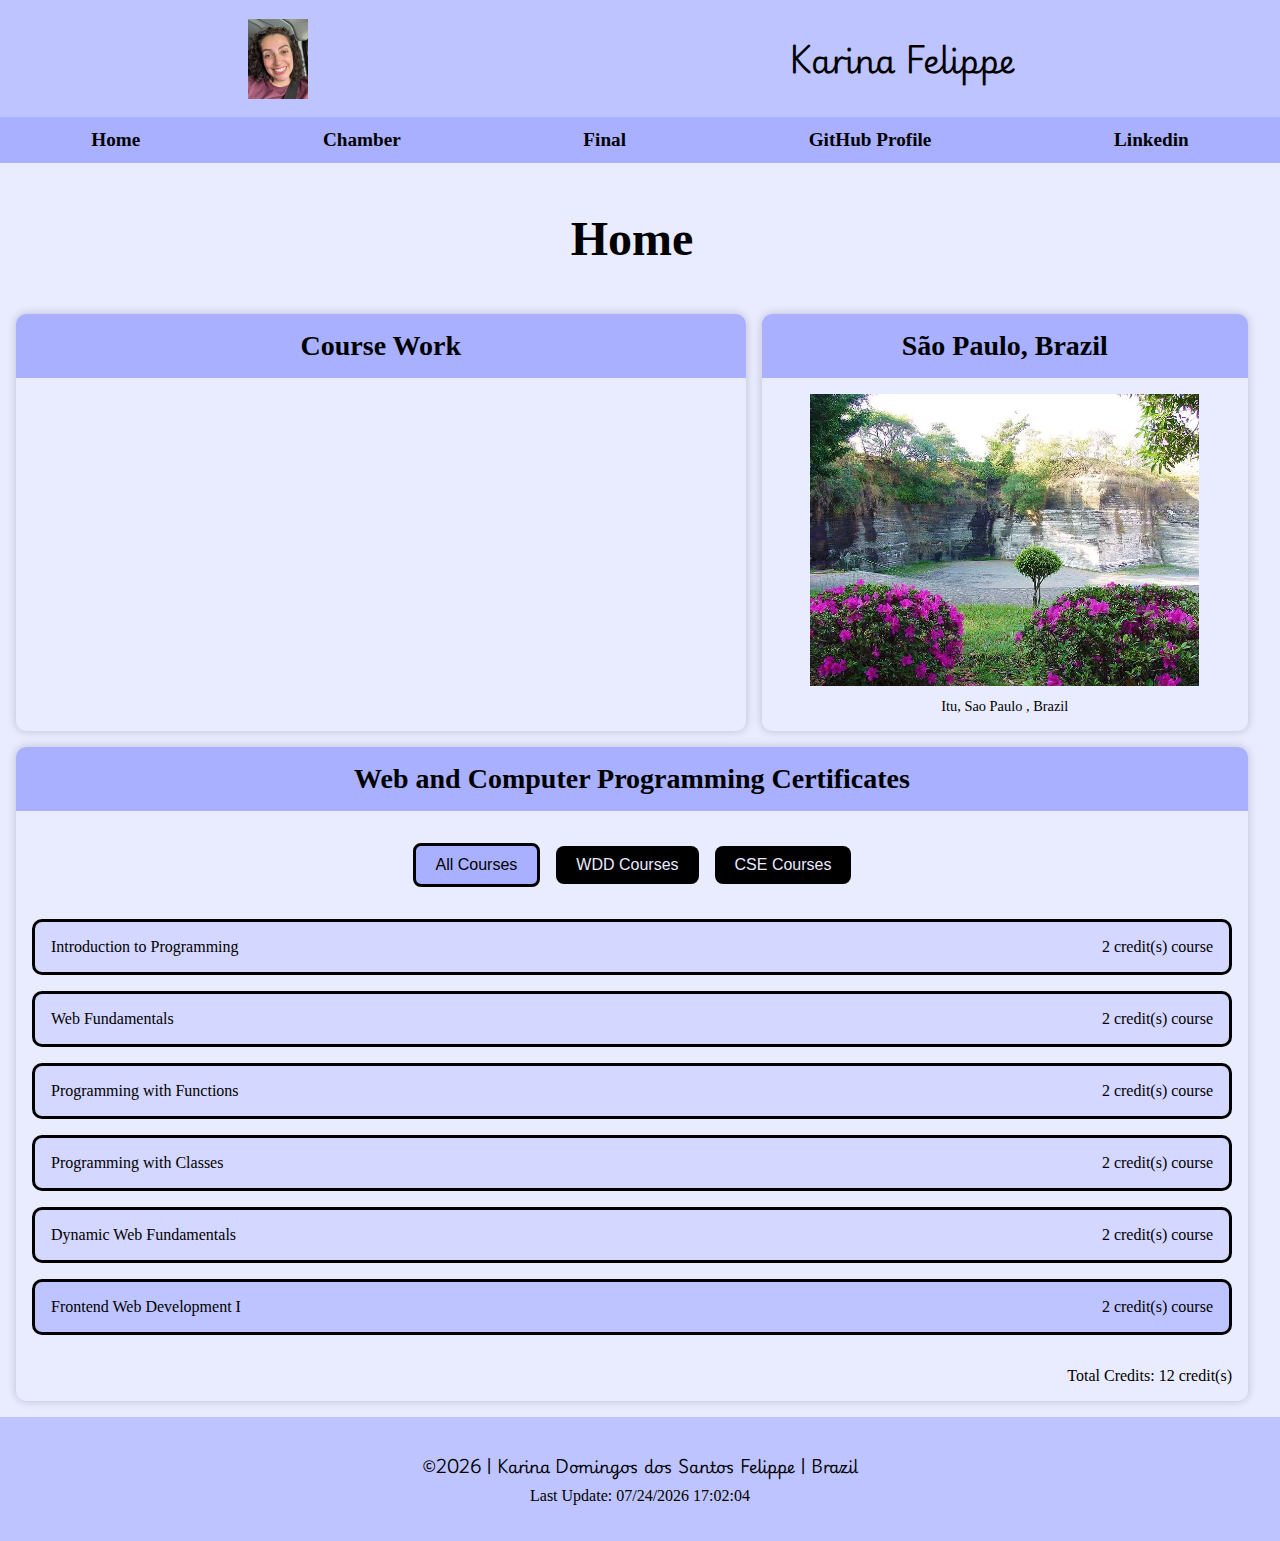
<file: index.html>
<!DOCTYPE html>
<html lang="en">

<head>
    <meta charset="utf-8">
    <meta name="viewport" content="width=device-width, initial-scale=1">
    <meta name="description"
        content="Home page to demonstrate prerequisite knowledge from WDD 131 – Dynamic Web Fundamentals class. Created by Karina Domingos dos Santos Felippe.">
    <meta name="author" content="Karina Felippe">

    <link rel="stylesheet" href="styles/base.css">
    <link rel="stylesheet" href="styles/responsive.css">
    <link rel="preconnect" href="https://fonts.googleapis.com">
    <link rel="preconnect" href="https://fonts.gstatic.com" crossorigin>
    <link href="https://fonts.googleapis.com/css2?family=Playwrite+IT+Moderna:wght@100..400&display=swap"
        rel="stylesheet">

    <script src="scripts/getdates.js" defer></script>
    <script src="scripts/courses.js" defer></script>
    <script src="scripts/menu.js" defer></script>

    <title>Home</title>
</head>

<body>
    <header>
        <div class="header-menu">
            <img src="images/profile.avif" alt="Karina Felippe Profile" width="60" height="80">
            <h1 class="playwrite-it-moderna-font light-color-text">Karina Felippe</h1>
            <span id="menu"></span>
        </div>
        <nav>
            <ul class="navigation">
                <li>
                    <a class="active" href="index.html">Home</a>
                </li>
                <li>
                    <a target="_blank" href="">Chamber</a>
                </li>
                <li>
                    <a target="_blank" href="#">Final</a>
                </li>
                <li>
                    <a target="_blank" href="https://github.com/karinafelippe">GitHub
                        Profile</a>
                </li>
                <li>
                    <a class="light-color-text" target="_blank"
                        href="https://linkedin.com/in/karinasantosfelippe">Linkedin</a>
                </li>
            </ul>
        </nav>
    </header>
    <main>
        <h1>Home</h1>
        <section class="card">
            <h2>Course Work</h2>
            <div>
                <ul>
                    <li></li>
                    <li></li>
                    <li></li>
                </ul>
            </div>
        </section>
        <section class="country">
            <h2>São Paulo, Brazil</h2>
            <figure>
                <img src="images/itu.avif" alt="Parque do Varvito, Itu, Sao Paulo">
                <figcaption>Itu, Sao Paulo , Brazil</figcaption>
            </figure>
        </section>
        <section class="certificates">
            <h2>Web and Computer Programming Certificates</h2>
            <div class="buttons">
                <button id="all" class="selected">All Courses</button>
                <button id="wdd">WDD Courses</button>
                <button id="cse">CSE Courses</button>
            </div>
            <div id="courses"></div>
            <p>Total Credits: <span id="credits"></span></p>
        </section>
    </main>
    <footer>
        <p class="playwrite-it-moderna-font">&copy;<span id="currentyear"></span> | Karina Domingos dos Santos Felippe |
            Brazil</p>
        <p id="lastModified"></p>
    </footer>
</body>

</html>

<!-- Created by Karina Felippe -->
</file>
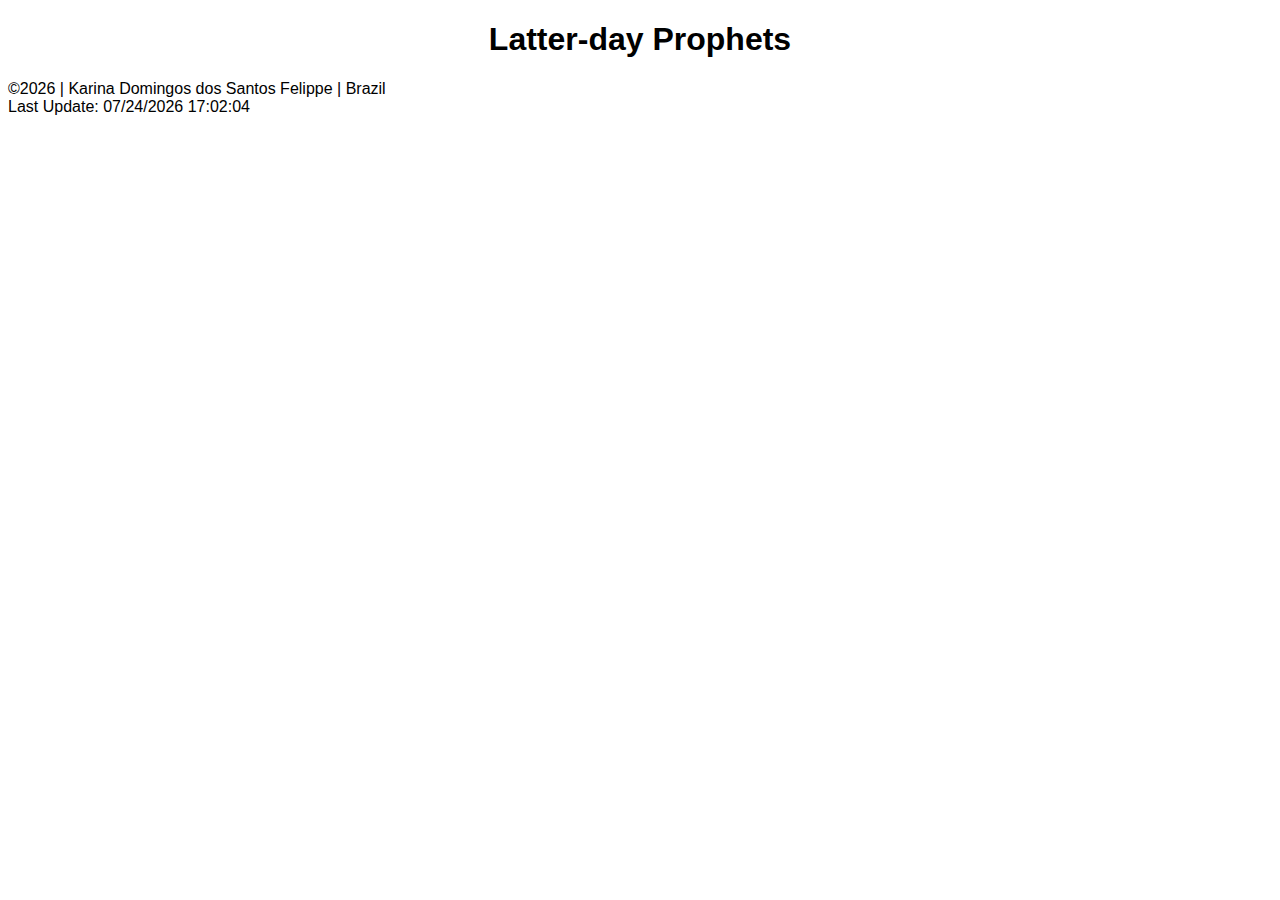
<file: prophets.html>
<!DOCTYPE html>
<html lang="en">

<head>
    <meta charset="utf-8">
    <meta name="viewport" content="width=device-width, initial-scale=1">
    <meta property="og:title" content="Karina Felippe - WDD 231">
    <meta property="og:description"
        content="Home page to demonstrate prerequisite knowledge from WDD 131 – Dynamic Web Fundamentals class. Created by Karina Domingos dos Santos Felippe.">
    <meta property="og:url" content="https://karinafelippe.github.io/wdd231/index.html">
    <meta property="og:locale" content="en_US">
    <meta property="og:image" content="https://karinafelippe.github.io/wdd231/images/profile.avif" />
    <meta property="og:type" content="website">
    <meta property="og:site_name" content="Karina Felippe - WDD 231">

    <meta name="description"
        content="Home page to demonstrate prerequisite knowledge from WDD 131 – Dynamic Web Fundamentals class. Created by Karina Domingos dos Santos Felippe.">
    <meta name="author" content="Karina Felippe">

    <link rel="stylesheet" href="styles/prophets.css">

    <script src="scripts/getdates.js" defer></script>
    <script src="scripts/prophets.js" defer></script>

    <title>WDD 231 - Karina Felippe</title>
</head>

<body>
    <header>
        <h1>Latter-day Prophets</h1>
    </header>
    <main>
        <div id="cards" class="grid"></div>
    </main>
    <footer>
        <p class="playwrite-it-moderna-font">&copy;<span id="currentyear"></span> | Karina Domingos dos Santos Felippe |
            Brazil</p>
        <p id="lastModified"></p>
    </footer>
</body>

</html>

<!-- Created by Karina Felippe -->
</file>
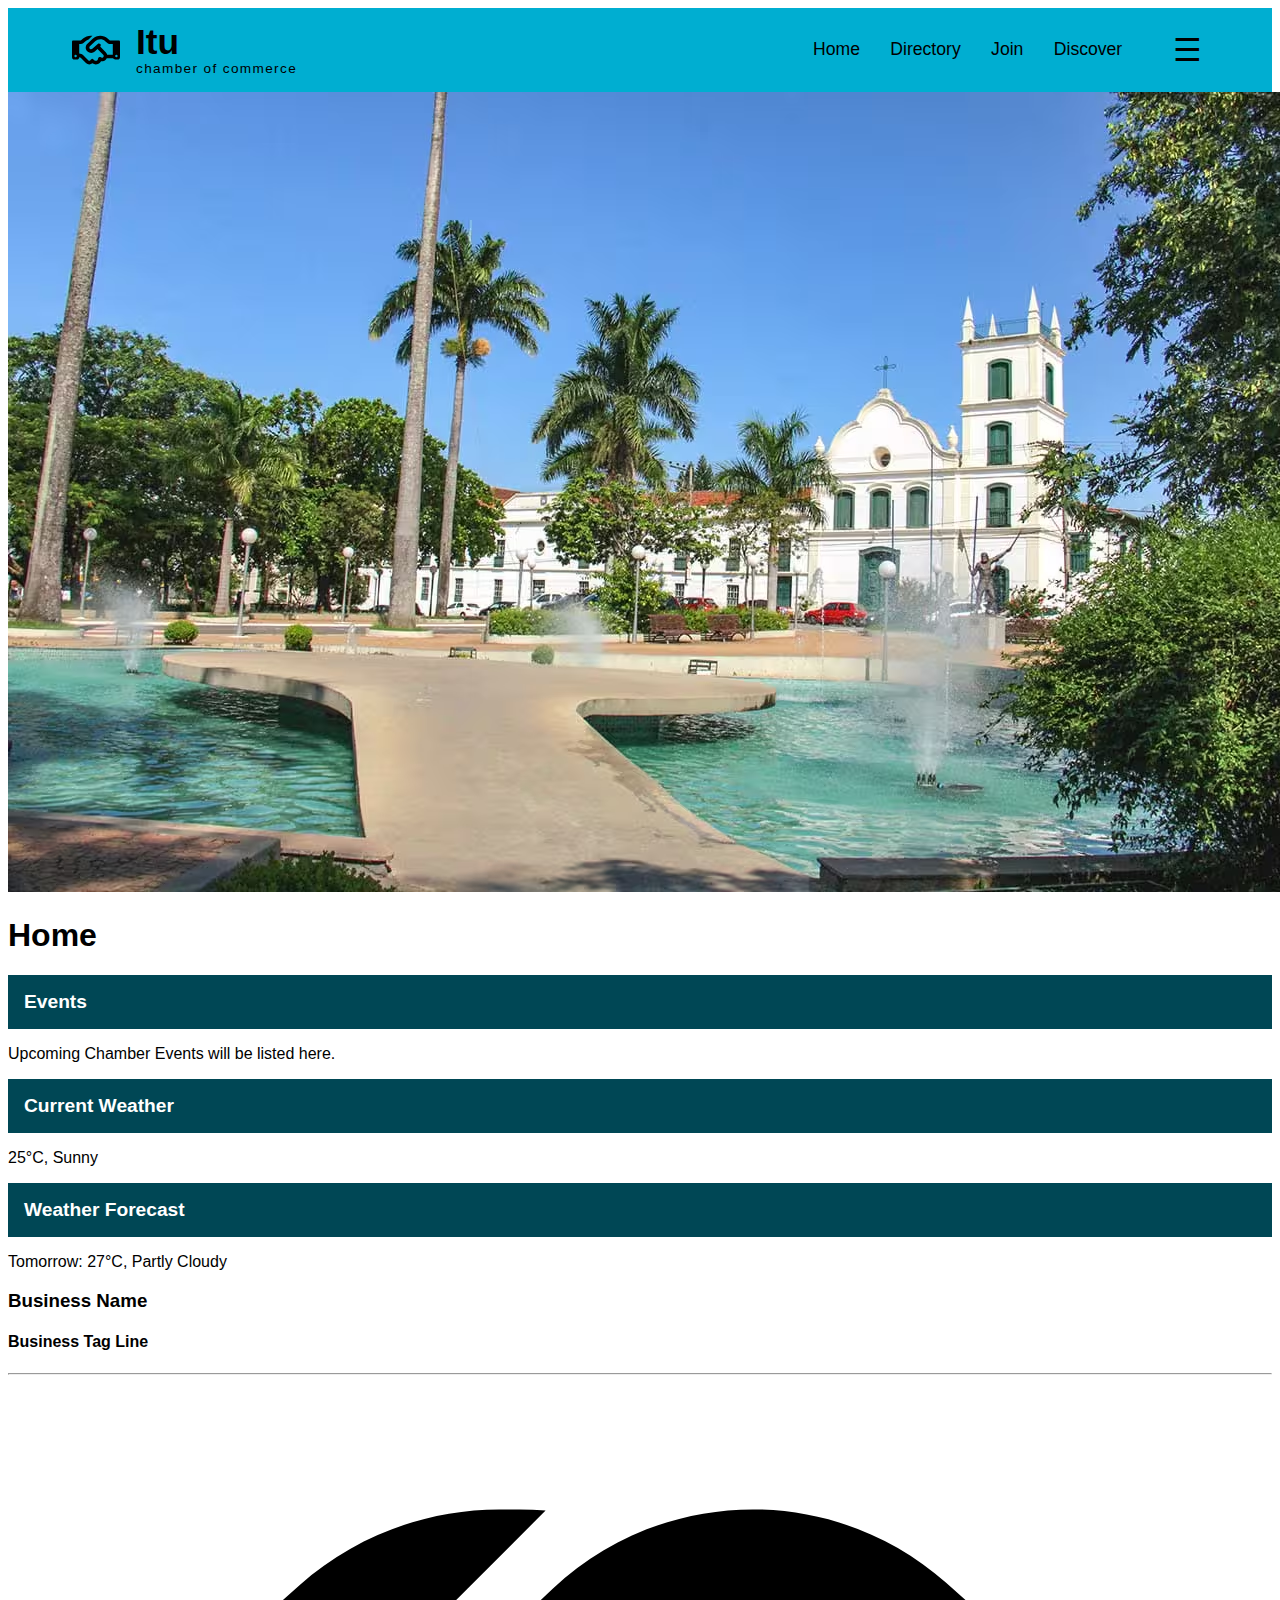
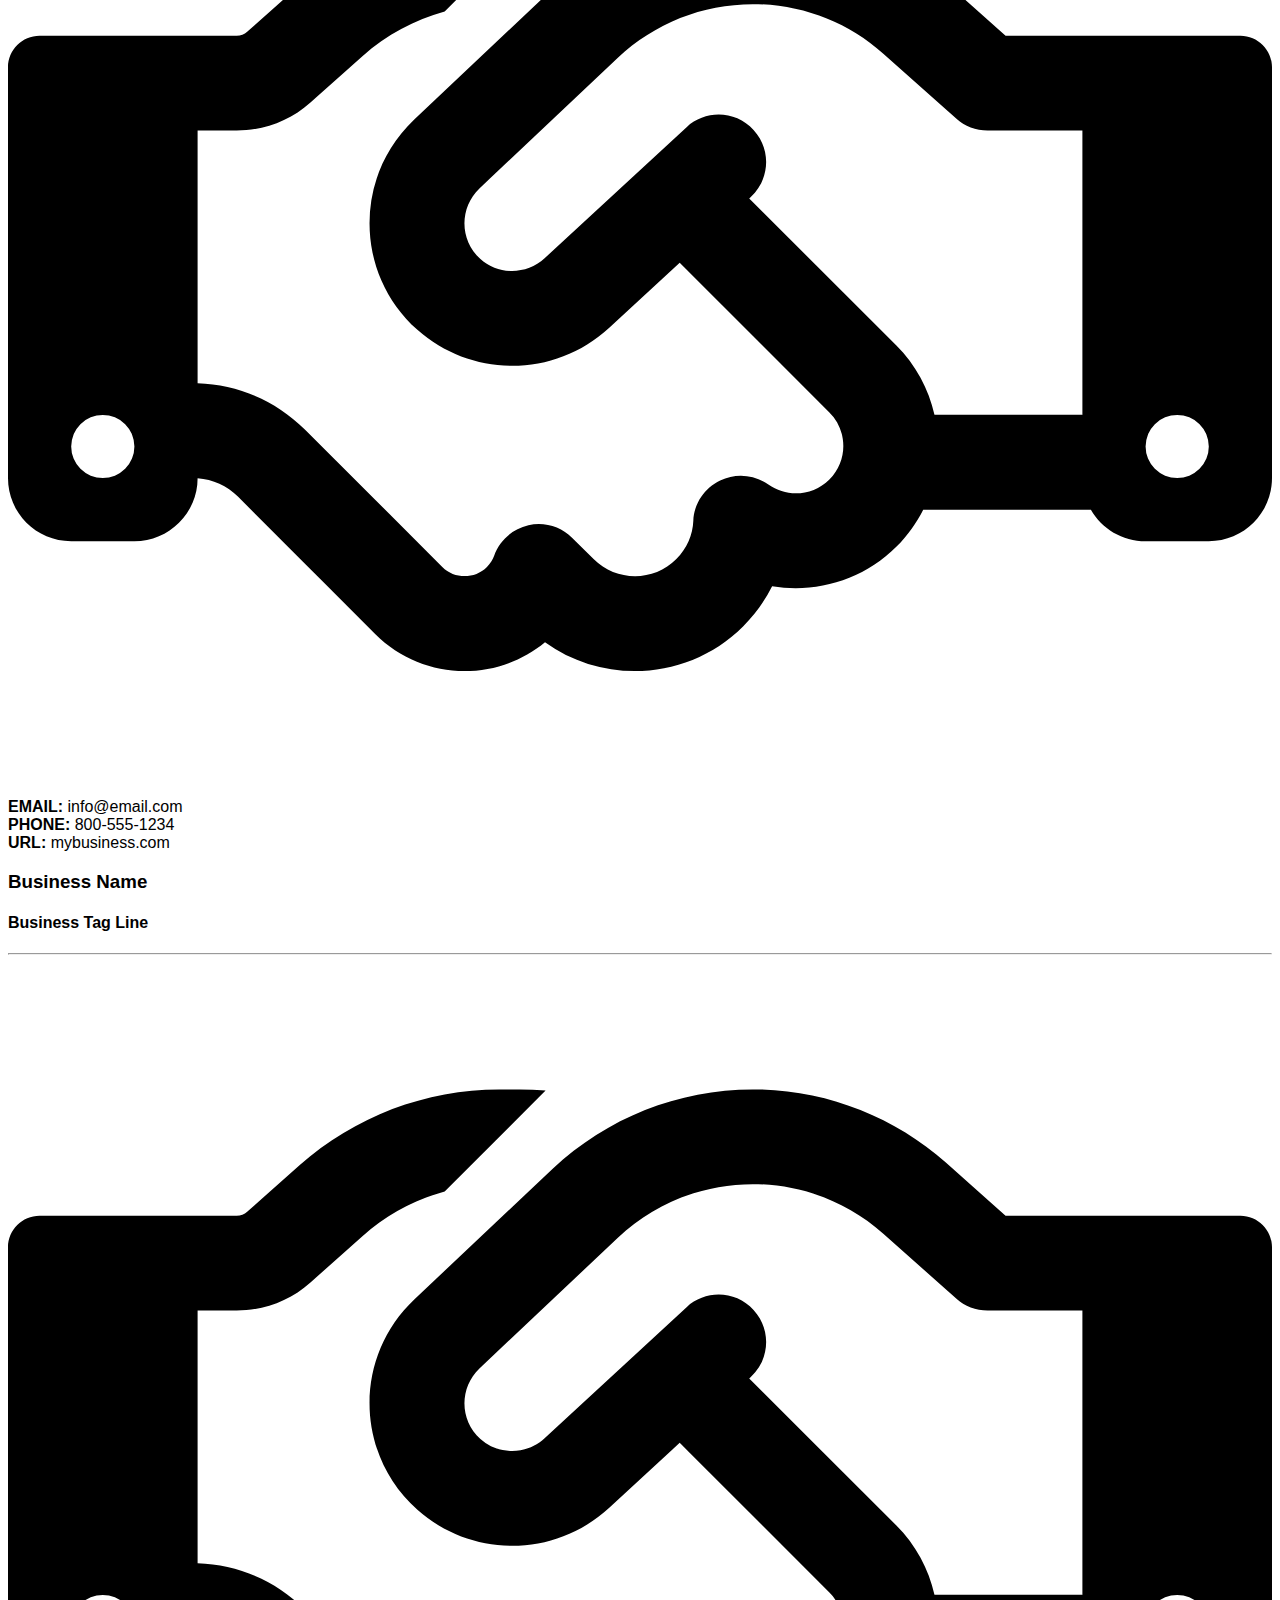
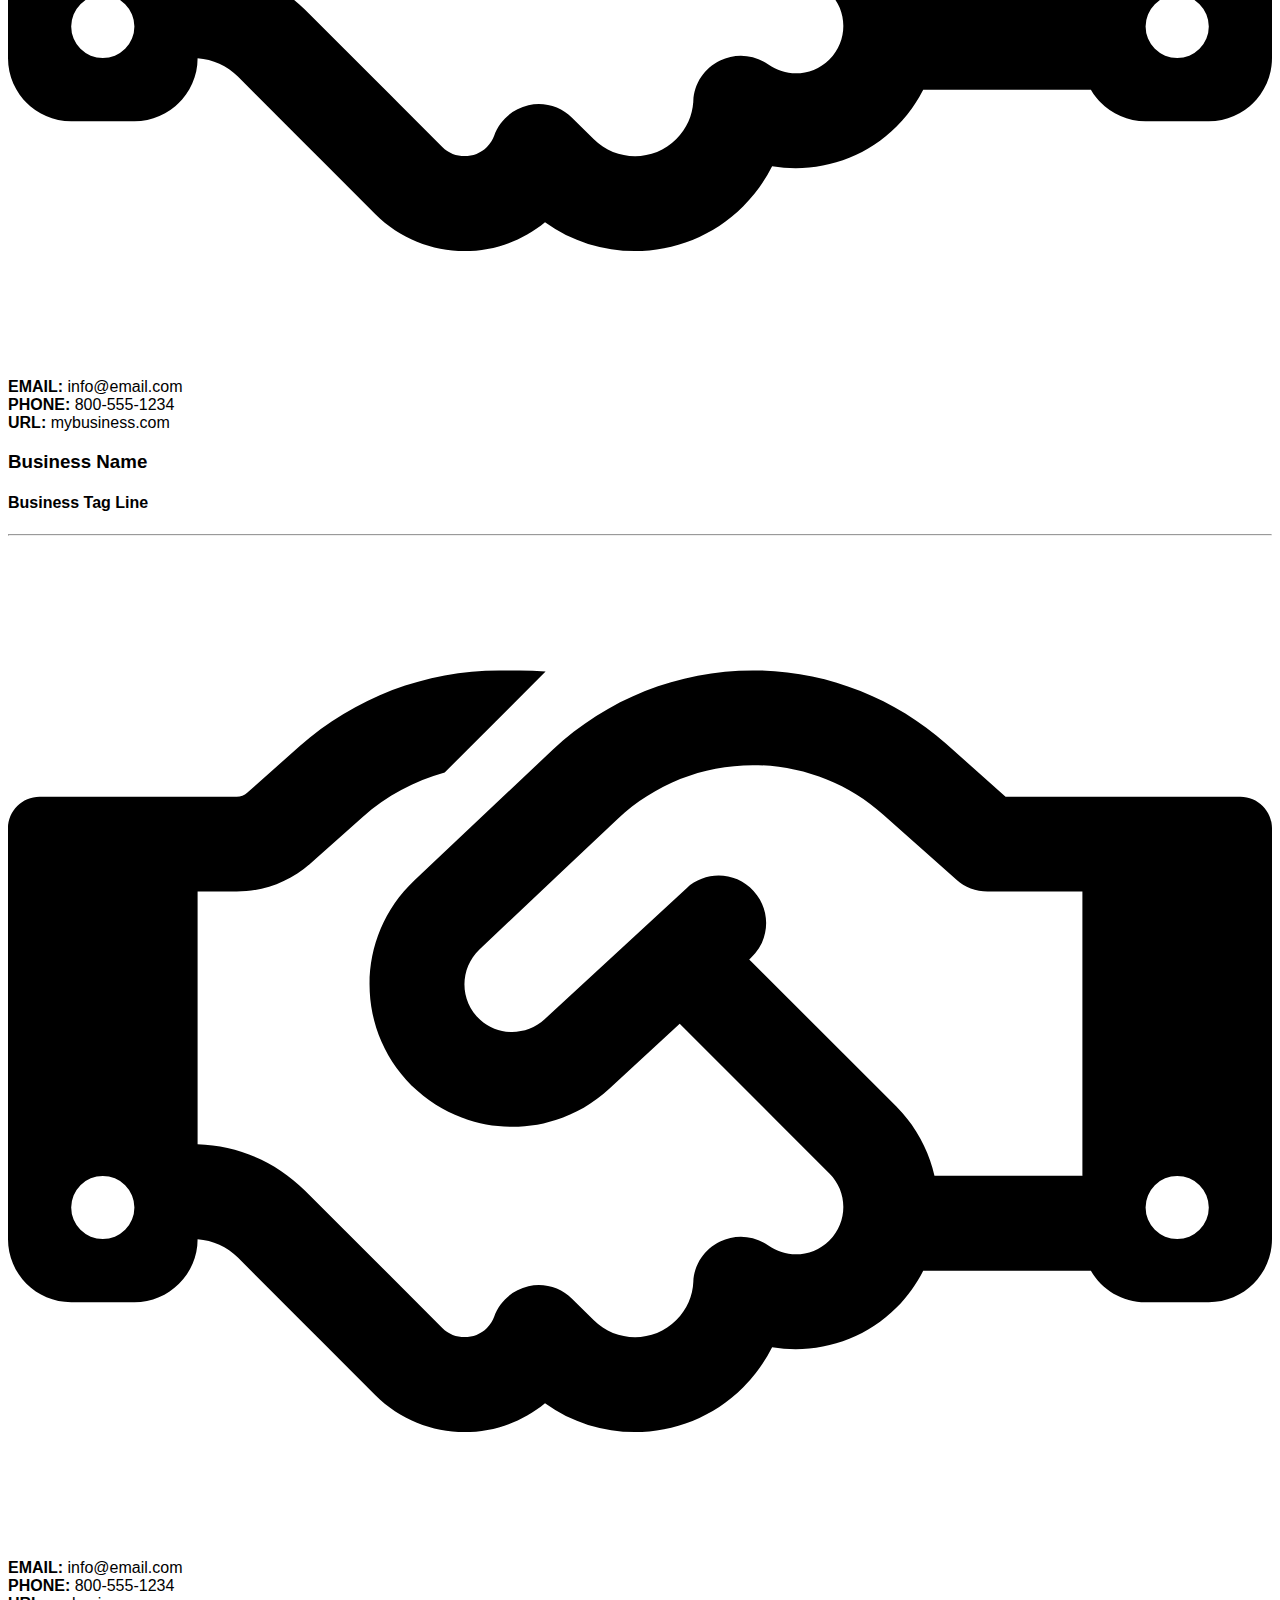
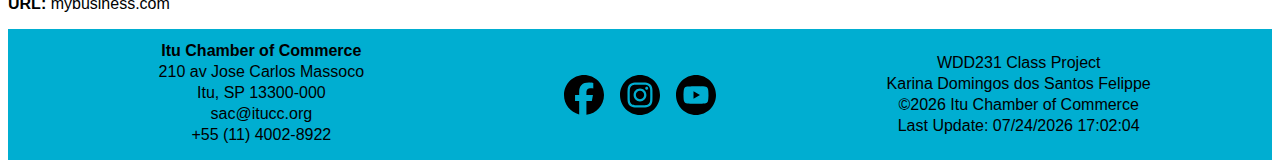
<file: chamber/directory.html>
<!DOCTYPE html>
<html lang="en">

<head>
    <meta charset="utf-8">
    <meta name="viewport" content="width=device-width, initial-scale=1">

    <meta property="og:title" content="Itu Chamber of Commerce | City of Itu, Sao Paulo - Brazil">
    <meta property="og:description"
        content="Community information, weather, and business spotlights. Created by Karina Domingos dos Santos Felippe.">
    <meta property="og:url" content="https://karinafelippe.github.io/wdd231/index.html">
    <meta property="og:locale" content="en_US">
    <meta property="og:image" content="https://karinafelippe.github.io/wdd231/images/profile.avif" />
    <meta property="og:type" content="website">
    <meta property="og:site_name" content="Itu Chamber of Commerce">

    <meta name="description"
        content="Community information, weather, and business spotlights. Created by Karina Domingos dos Santos Felippe.">
    <meta name="author" content="Karina Felippe">

    <link rel="preconnect" href="https://fonts.googleapis.com">
    <link rel="preconnect" href="https://fonts.gstatic.com" crossorigin>
    <link href="https://fonts.googleapis.com/css2?family=Playwrite+IT+Moderna:wght@100..400&display=swap"
        rel="stylesheet">

    <link rel="icon" href="images/favicon.ico">

    <link rel="stylesheet" href="styles/base.css">
    <link rel="stylesheet" href="styles/base-small.css">

    <script src="../scripts/getdates.js" defer></script>

    <title>Itu Chamber of Commerce | City of Itu, Sao Paulo - Brazil</title>
</head>

<body>
    <header>
        <div class="header-container">
            <div class="logo-title">
                <img src="images/handshake-regular.svg" alt="Itu Chamber Logo" class="logo-img">
                <div class="title-box">
                    <span class="itu-title">Itu</span>
                    <span class="chamber-subtitle">chamber of commerce</span>
                </div>
            </div>
            <nav class="main-nav">
                <ul class="nav-list">
                    <li><a href="index.html">Home</a></li>
                    <li><a href="directory.html">Directory</a></li>
                    <li><a href="join.html">Join</a></li>
                    <li><a href="discover.html">Discover</a></li>
                </ul>
                <button id="menu-toggle" aria-label="Open Menu">
                    <span class="menu-icon">&#9776;</span>
                </button>
            </nav>
        </div>
    </header>
    <main>
        <section class="hero-section">
            <img src="images/itu.avif" alt="Itu Chamber Hero" class="hero-img">
        </section>
        <h1 class="home-title">Home</h1>

        <section class="main-cards">
            <div class="card card-large">
                <div class="card-title">Events</div>
                <div class="card-body">
                    <p>Upcoming Chamber Events will be listed here.</p>
                </div>
            </div>
            <div class="card card-small">
                <div class="card-title">Current Weather</div>
                <div class="card-body">
                    <p>25°C, Sunny</p>
                </div>
            </div>
            <div class="card card-small">
                <div class="card-title">Weather Forecast</div>
                <div class="card-body">
                    <p>Tomorrow: 27°C, Partly Cloudy</p>
                </div>
            </div>
        </section>

        <section class="business-cards">
            <div class="business-card">
                <div class="business-info">
                    <h3>Business Name</h3>
                    <h4>Business Tag Line</h4>
                    <hr>
                    <div class="business-details-row">
                        <div class="business-img">
                            <img src="images/handshake-regular.svg" alt="Business 1">
                        </div>
                        <div class="business-details">
                            <div><strong>EMAIL:</strong> info@email.com</div>
                            <div><strong>PHONE:</strong> 800-555-1234</div>
                            <div><strong>URL:</strong> mybusiness.com</div>
                        </div>
                    </div>
                </div>      </div>
            <div class="business-card">
                <div class="business-info">
                    <h3>Business Name</h3>
                    <h4>Business Tag Line</h4>
                    <hr>
                    <div class="business-details-row">
                        <div class="business-img">
                            <img src="images/handshake-regular.svg" alt="Business 1">
                        </div>
                        <div class="business-details">
                            <div><strong>EMAIL:</strong> info@email.com</div>
                            <div><strong>PHONE:</strong> 800-555-1234</div>
                            <div><strong>URL:</strong> mybusiness.com</div>
                        </div>
                    </div>
                </div>      </div>
            <div class="business-card">
                <div class="business-info">
                    <h3>Business Name</h3>
                    <h4>Business Tag Line</h4>
                    <hr>
                    <div class="business-details-row">
                        <div class="business-img">
                            <img src="images/handshake-regular.svg" alt="Business 1">
                        </div>
                        <div class="business-details">
                            <div><strong>EMAIL:</strong> info@email.com</div>
                            <div><strong>PHONE:</strong> 800-555-1234</div>
                            <div><strong>URL:</strong> mybusiness.com</div>
                        </div>
                    </div>
                </div>
            </div>
        </section>
    </main>
    <footer>
        <div class="footer-box left">
            <p style="font-weight: bold;">
                Itu Chamber of Commerce
            </p>
            <p>
                210 av Jose Carlos Massoco
            </p>
            <p>
                Itu, SP 13300-000
            </p>
            <p>
                sac@itucc.org
            </p>
            <p>
                +55 (11) 4002-8922
            </p>
            <p>
            </p>
        </div>
        <div class="footer-box center">
            <p>
                <a href="https://www.facebook.com/karinasantosfelippe" target="_blank">
                    <img src="images/facebook_icon.svg" alt="Facebook" width="40" height="40">
                </a>
                <a href="https://www.instagram.com/karinasantosfelippe/" target="_blank">
                    <img src="images/instagram_icon.svg" alt="Instagram" width="40" height="40">
                </a>
                <a href="https://www.youtube.com/@NoMundoDaEduarda" target="_blank">
                    <img src="images/youtube_icon.svg" alt="YouTube" width="40" height="40">
                </a>
            </p>
        </div>
        <div class="footer-box right">
            <p>
                WDD231 Class Project
            </p>
            <p>
                Karina Domingos dos Santos Felippe
            </p>
            <p>
                &copy;<span id="currentyear"></span> Itu Chamber of Commerce
            </p>
            <p id="lastModified"></p>
        </div>
    </footer>
</body>

</html>

<!-- Created by Karina Felippe -->
</file>
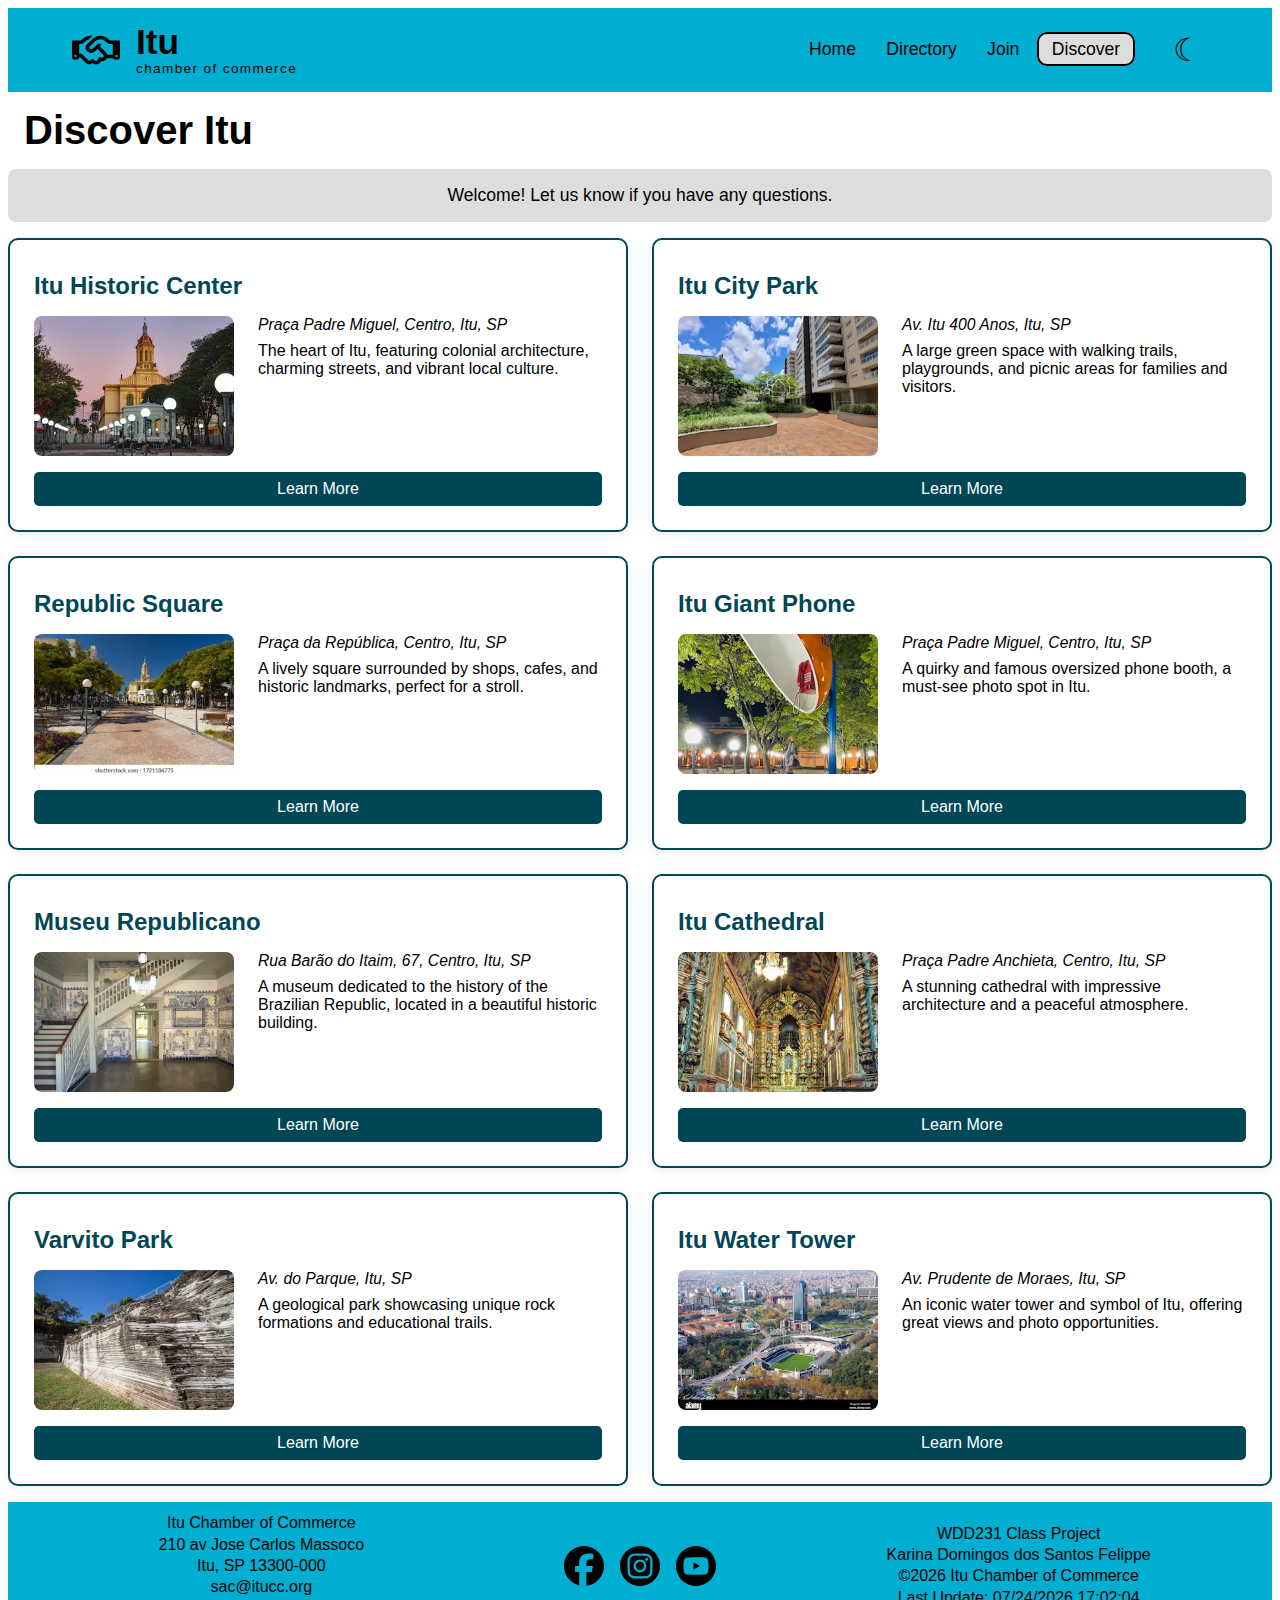
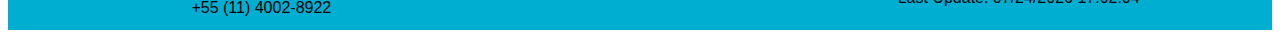
<file: chamber/discover.html>
<!DOCTYPE html>
<html lang="en">

<head>
    <meta charset="utf-8">
    <meta name="viewport" content="width=device-width, initial-scale=1">
    <meta name="description" content="Discover the best of Itu, SP. Explore attractions, history, and more.">
    <meta name="author" content="Karina Felippe">
    
    <meta property="og:title" content="Discover Itu | Itu Chamber of Commerce">
    <meta property="og:description" content="Discover the best of Itu, SP. Explore attractions, history, and more.">
    <meta property="og:url" content="https://karinafelippe.github.io/wdd231/chamber/discover.html">
    <meta property="og:locale" content="en_US">
    <meta property="og:image" content="images/itu.avif">
    <meta property="og:type" content="website">
    <meta property="og:site_name" content="Itu Chamber of Commerce">

    <link rel="preconnect" href="https://fonts.googleapis.com">
    <link rel="icon" href="images/favicon.ico">
    <link rel="preconnect" href="https://fonts.gstatic.com" crossorigin>
    <link href="https://fonts.googleapis.com/css2?family=Playwrite+IT+Moderna:wght@100..400&display=swap"
        rel="stylesheet">

    <link rel="stylesheet" href="styles/base.css">
    <link rel="stylesheet" href="styles/base-responsive.css">
    <link rel="stylesheet" href="styles/discover.css">

    <script src="scripts/discover.js" defer></script>
    <script src="../scripts/getdates.js" defer></script>
    <script src="scripts/menu.js"></script>

    <title>Discover Itu | Itu Chamber of Commerce</title>
</head>

<body>
    <header>
        <div class="header-container">
            <div class="logo-title">
                <img src="images/handshake-regular.svg" alt="Itu Chamber Logo" class="logo-img">
                <div class="title-box">
                    <span class="itu-title">Itu</span>
                    <span class="chamber-subtitle">chamber of commerce</span>
                </div>
            </div>
            <nav class="main-nav">
                <ul class="nav-list">
                    <li><a href="index.html">Home</a></li>
                    <li><a href="directory.html">Directory</a></li>
                    <li><a href="join.html">Join</a></li>
                    <li><a href="discover.html" class="active">Discover</a></li>
                </ul>
                <button id="menu-toggle" aria-label="Toggle Dark/Light Mode"><span
                        class="darkmode-toggle">☾</span></button>
            </nav>
        </div>
    </header>
    <main>
        <h1 class="page-title">Discover Itu</h1>
        <div class="discover-layout">
            <aside class="sidebar" id="visitMessage"></aside>
            <section class="discover-gallery" id="discoverGallery">
            </section>
        </div>
    </main>
    <footer>
        <div class="footer-box left">
            <p>Itu Chamber of Commerce</p>
            <p>210 av Jose Carlos Massoco</p>
            <p>Itu, SP 13300-000</p>
            <p>sac@itucc.org</p>
            <p>+55 (11) 4002-8922</p>
        </div>
        <div class="footer-box center">
            <p>
                <a href="https://www.facebook.com/karinasantosfelippe" target="_blank">
                    <img src="images/facebook_icon.svg" alt="Facebook" width="40" height="40">
                </a>
                <a href="https://www.instagram.com/karinasantosfelippe/" target="_blank">
                    <img src="images/instagram_icon.svg" alt="Instagram" width="40" height="40">
                </a>
                <a href="https://www.youtube.com/@NoMundoDaEduarda" target="_blank">
                    <img src="images/youtube_icon.svg" alt="YouTube" width="40" height="40">
                </a>
            </p>
        </div>
        <div class="footer-box right">
            <p>WDD231 Class Project</p>
            <p>Karina Domingos dos Santos Felippe</p>
            <p>&copy;<span id="currentyear"></span> Itu Chamber of Commerce</p>
            <p id="lastModified"></p>
        </div>
    </footer>
</body>

</html>
</file>
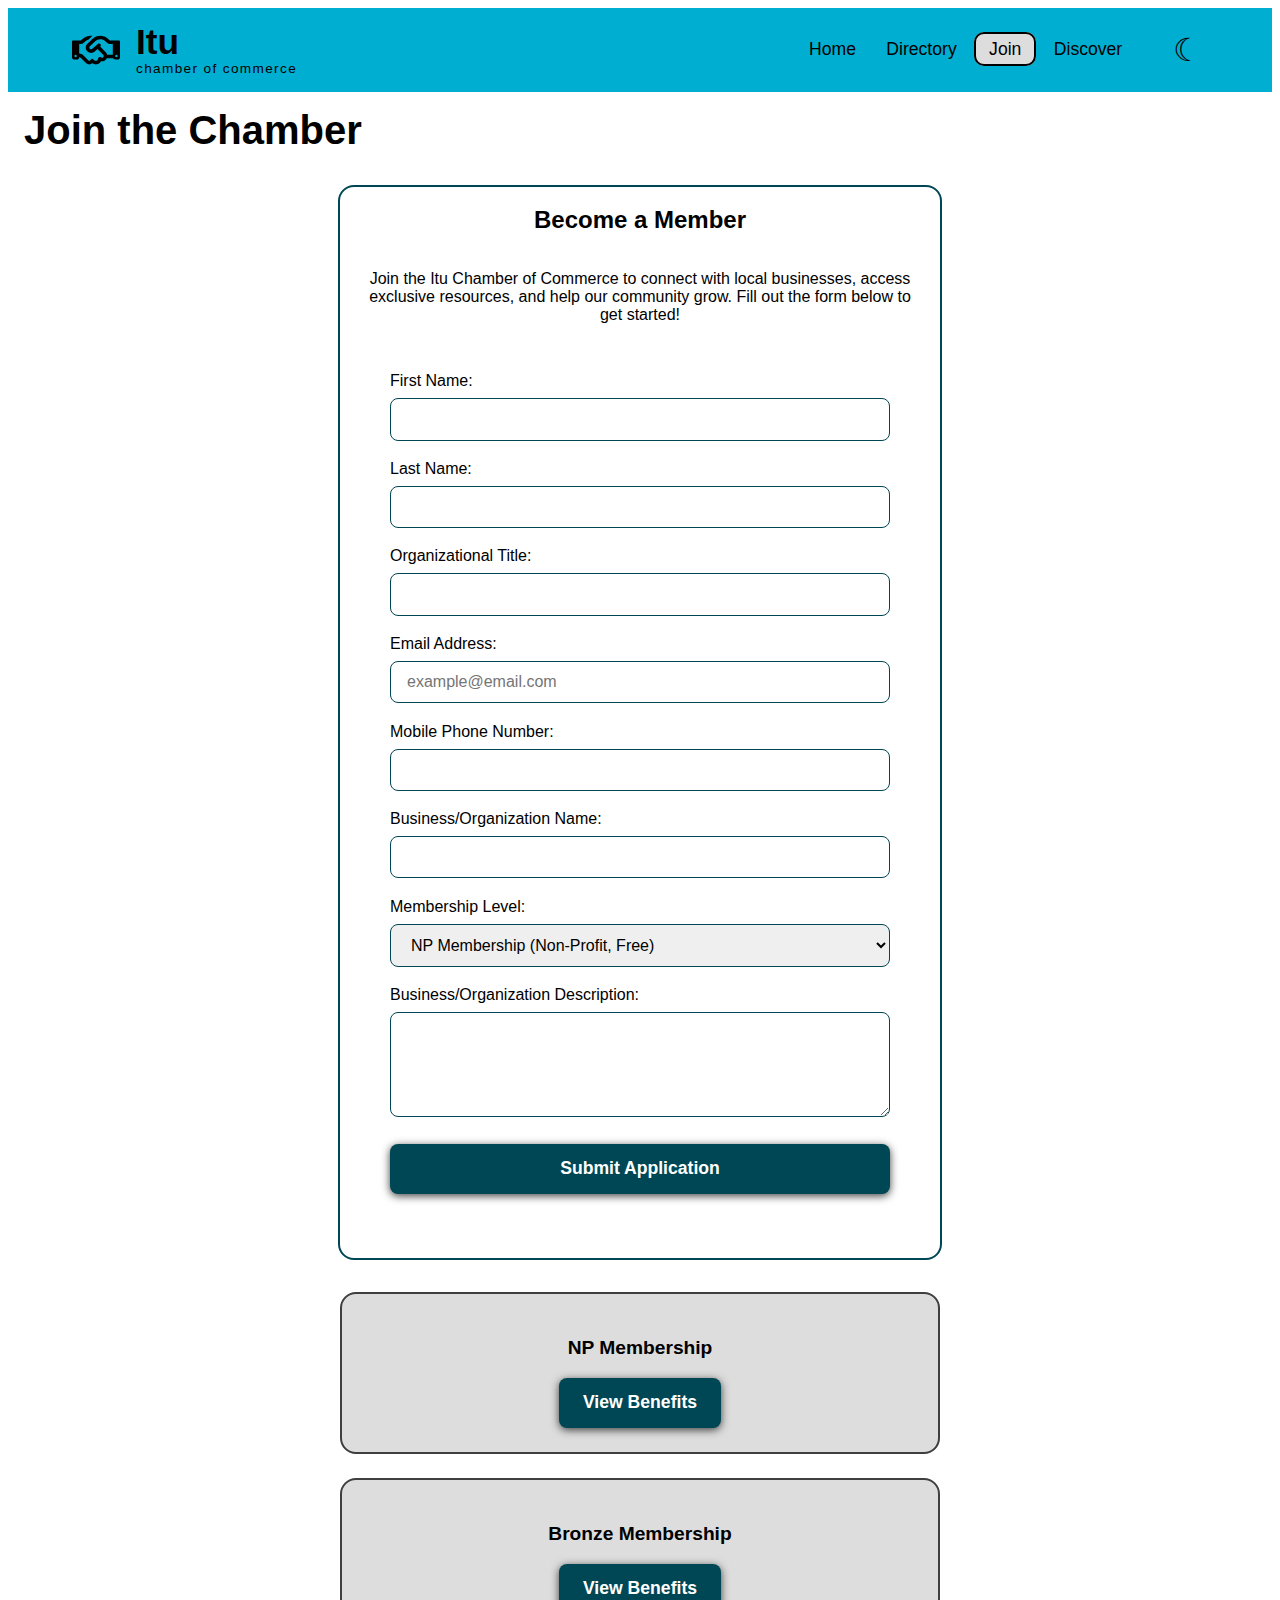
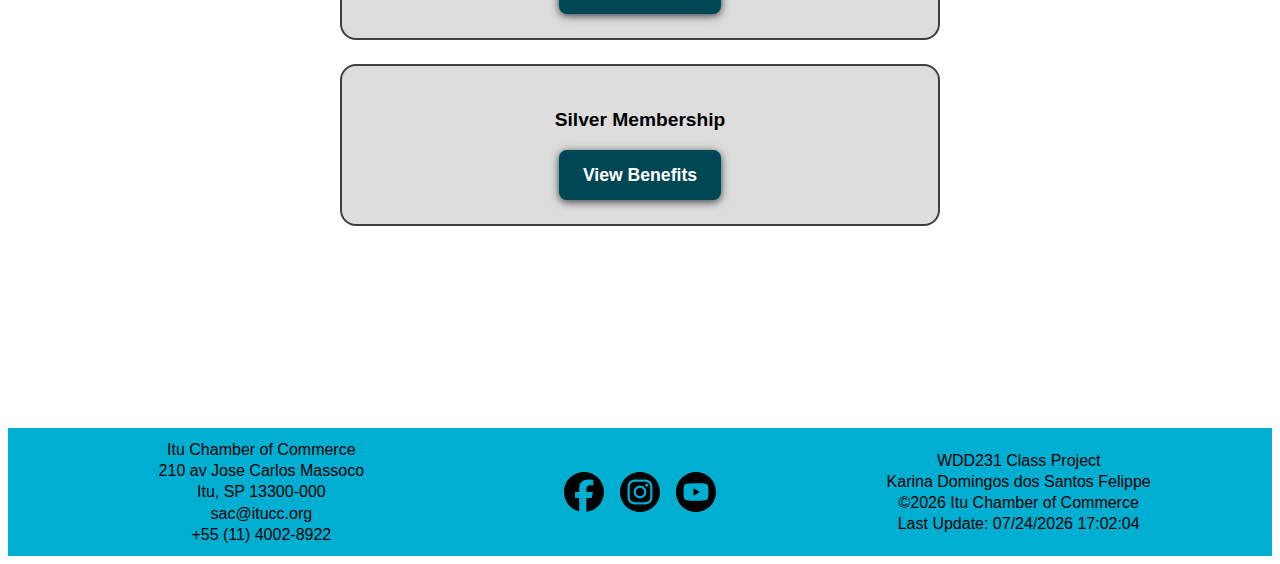
<file: chamber/join.html>
<!DOCTYPE html>
<html lang="en">

<head>
    <meta charset="utf-8">
    <meta name="viewport" content="width=device-width, initial-scale=1">

    <meta property="og:title" content="Join Itu Chamber of Commerce | City of Itu, Sao Paulo - Brazil">
    <meta property="og:description"
        content="Become a member of the Itu Chamber of Commerce. Connect, grow, and support the local business community.">
    <meta property="og:url" content="https://karinafelippe.github.io/wdd231/chamber/join.html">
    <meta property="og:locale" content="en_US">
    <meta property="og:image" content="https://karinafelippe.github.io/wdd231/chamber/images/handshake-regular.svg" />
    <meta property="og:type" content="website">
    <meta property="og:site_name" content="Itu Chamber of Commerce">

    <meta name="description"
        content="Become a member of the Itu Chamber of Commerce. Connect, grow, and support the local business community.">
    <meta name="author" content="Karina Felippe">

    <link rel="preconnect" href="https://fonts.googleapis.com">
    <link rel="preconnect" href="https://fonts.gstatic.com" crossorigin>
    <link href="https://fonts.googleapis.com/css2?family=Playwrite+IT+Moderna:wght@100..400&display=swap"
        rel="stylesheet">

    <link rel="icon" href="images/favicon.ico">

    <link rel="stylesheet" href="styles/join.css">
    <link rel="stylesheet" href="styles/base.css">
    <link rel="stylesheet" href="styles/base-responsive.css">

    <script src="scripts/join.js"></script>
    <script src="../scripts/getdates.js" defer></script>
    <script src="scripts/menu.js"></script>

    <title>Join Itu Chamber of Commerce | City of Itu, Sao Paulo - Brazil</title>
</head>

<body>
    <header>
        <div class="header-container">
            <div class="logo-title">
                <img src="images/handshake-regular.svg" alt="Itu Chamber Logo" class="logo-img">
                <div class="title-box">
                    <span class="itu-title">Itu</span>
                    <span class="chamber-subtitle">chamber of commerce</span>
                </div>
            </div>
            <nav class="main-nav">
                <ul class="nav-list">
                    <li><a href="index.html">Home</a></li>
                    <li><a href="directory.html">Directory</a></li>
                    <li><a href="join.html" class="active">Join</a></li>
                    <li><a href="discover.html">Discover</a></li>
                </ul>
                <button id="menu-toggle" aria-label="Toggle Dark/Light Mode"><span
                        class="darkmode-toggle">☾</span></button>
            </nav>
        </div>
    </header>
    <main>
        <h1 class="page-title">Join the Chamber</h1>
        <section class="join-section">
            <h2>Become a Member</h2>
            <p>Join the Itu Chamber of Commerce to connect with local businesses, access exclusive resources, and help
                our community grow. Fill out the form below to get started!</p>
            <form class="join-form" method="get" action="thankyou.html" autocomplete="on">
                <label>
                    First Name:
                    <input type="text" name="firstName" id="firstName" title="Enter your first name" required
                        autocomplete="given-name">
                </label>
                <label>
                    Last Name:
                    <input type="text" name="lastName" id="lastName" title="Enter your last name" required
                        autocomplete="family-name">
                </label>
                <label>
                    Organizational Title:
                    <input type="text" name="orgTitle" id="orgTitle" title="Your title in the organization"
                        autocomplete="organization-title" pattern="[A-Za-z\-\s]{7,}">
                </label>
                <label>
                    Email Address:
                    <input type="email" name="email" id="email" title="Enter your email address" required
                        autocomplete="email" placeholder="example@email.com">
                </label>
                <label>
                    Mobile Phone Number:
                    <input type="tel" name="mobile" id="mobile" title="Enter your mobile phone number" required
                        autocomplete="tel">
                </label>
                <label>
                    Business/Organization Name:
                    <input type="text" name="organization" id="organization"
                        title="Enter your business or organization name" required autocomplete="organization">
                </label>
                <label>
                    Membership Level:
                    <select name="membership" id="membership" title="Select your membership level" required>
                        <option value="np">NP Membership (Non-Profit, Free)</option>
                        <option value="bronze">Bronze Membership</option>
                        <option value="silver">Silver Membership</option>
                        <option value="gold">Gold Membership</option>
                    </select>
                </label>
                <label>
                    Business/Organization Description:
                    <textarea name="description" id="description"
                        title="Describe your business or organization"></textarea>
                </label>
                <input type="hidden" name="timestamp" id="timestamp">
                <input type="submit" value="Submit Application">
            </form>
        </section>
        <section class="membership-cards" id="membershipCards">
            <div class="membership-card" id="npCard">
                <h3>NP Membership</h3>
                <button type="button" id="npBtn">View Benefits</button>
            </div>
            <div class="membership-card" id="bronzeCard">
                <h3>Bronze Membership</h3>
                <button type="button" id="bronzeBtn">View Benefits</button>
            </div>
            <div class="membership-card" id="silverCard">
                <h3>Silver Membership</h3>
                <button type="button" id="silverBtn">View Benefits</button>
            </div>
            <div class="membership-card" id="goldCard">
                <h3>Gold Membership</h3>
                <button type="button" id="goldBtn">View Benefits</button>
            </div>
        </section>
    </main>
    <footer>
        <div class="footer-box left">
            <p>Itu Chamber of Commerce</p>
            <p>210 av Jose Carlos Massoco</p>
            <p>Itu, SP 13300-000</p>
            <p>sac@itucc.org</p>
            <p>+55 (11) 4002-8922</p>
        </div>
        <div class="footer-box center">
            <p>
                <a href="https://www.facebook.com/karinasantosfelippe" target="_blank">
                    <img src="images/facebook_icon.svg" alt="Facebook" width="40" height="40">
                </a>
                <a href="https://www.instagram.com/karinasantosfelippe/" target="_blank">
                    <img src="images/instagram_icon.svg" alt="Instagram" width="40" height="40">
                </a>
                <a href="https://www.youtube.com/@NoMundoDaEduarda" target="_blank">
                    <img src="images/youtube_icon.svg" alt="YouTube" width="40" height="40">
                </a>
            </p>
        </div>
        <div class="footer-box right">
            <p>WDD231 Class Project</p>
            <p>Karina Domingos dos Santos Felippe</p>
            <p>&copy;<span id="currentyear"></span> Itu Chamber of Commerce</p>
            <p id="lastModified"></p>
        </div>
    </footer>
</body>

</html>

<!-- Created by Karina Felippe -->
</file>
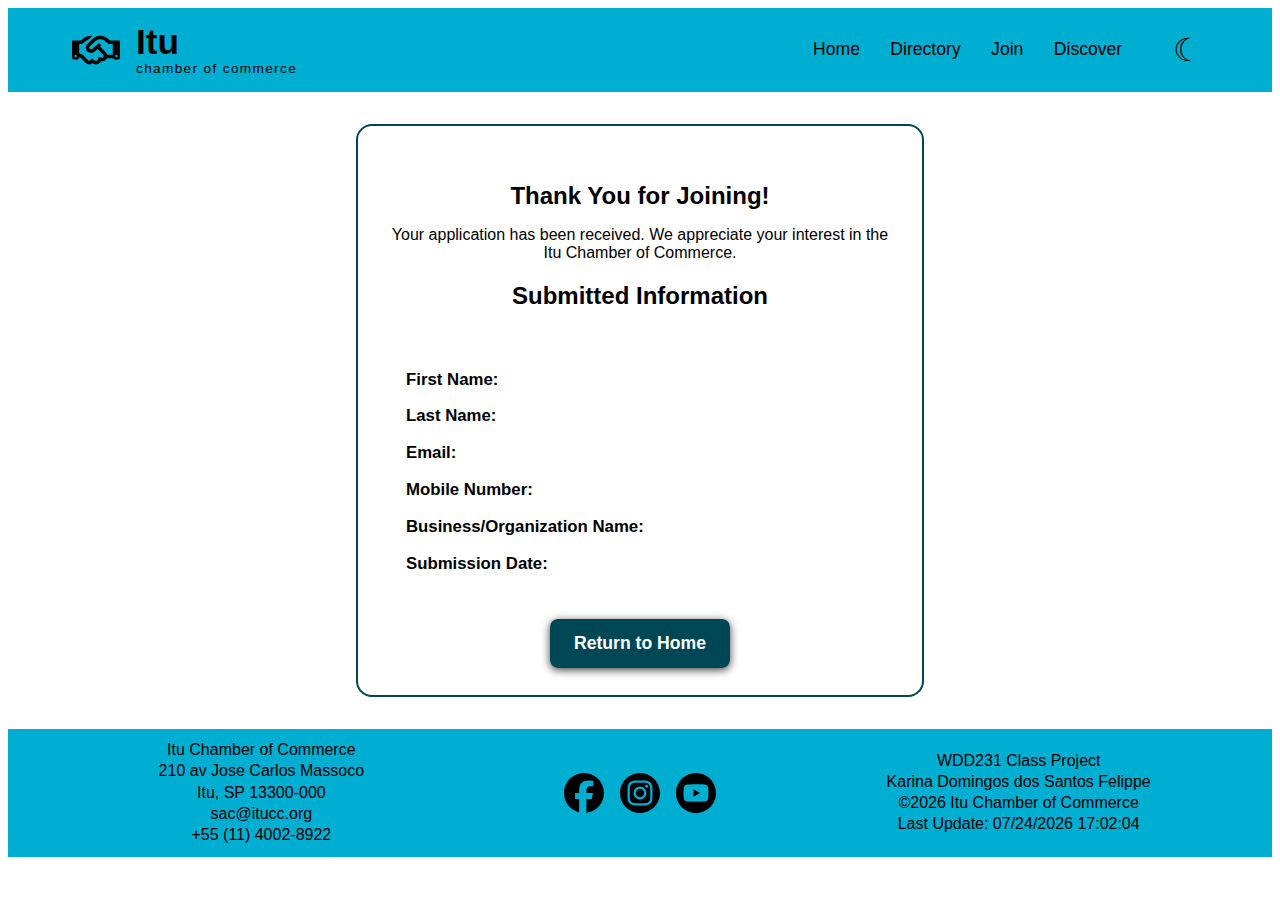
<file: chamber/thankyou.html>
<!DOCTYPE html>
<html lang="en">

<head>
    <meta charset="utf-8">
    <meta name="viewport" content="width=device-width, initial-scale=1">
    <meta property="og:title" content="Thank You | Itu Chamber of Commerce">
    <meta property="og:description"
        content="Thank you for joining the Itu Chamber of Commerce. Your application has been received.">
    <meta property="og:url" content="https://karinafelippe.github.io/wdd231/chamber/thankyou.html">
    <meta property="og:locale" content="en_US">
    <meta property="og:image" content="https://karinafelippe.github.io/wdd231/chamber/images/handshake-regular.svg" />
    <meta property="og:type" content="website">
    <meta property="og:site_name" content="Itu Chamber of Commerce">
    <meta name="description"
        content="Thank you for joining the Itu Chamber of Commerce. Your application has been received.">
    <meta name="author" content="Karina Felippe">

    <link rel="preconnect" href="https://fonts.googleapis.com">
    <link rel="preconnect" href="https://fonts.gstatic.com" crossorigin>
    <link href="https://fonts.googleapis.com/css2?family=Playwrite+IT+Moderna:wght@100..400&display=swap"
        rel="stylesheet">
    <link rel="icon" href="images/favicon.ico">

    <link rel="stylesheet" href="styles/join.css">
    <link rel="stylesheet" href="styles/base.css">
    <link rel="stylesheet" href="styles/base-responsive.css">

    <script src="../scripts/getdates.js" defer></script>
    <script src="scripts/menu.js"></script>
    <script src="scripts/thankyou.js"></script>

    <title>Thank You | Itu Chamber of Commerce</title>
</head>

<body>
    <header>
        <div class="header-container">
            <div class="logo-title">
                <img src="images/handshake-regular.svg" alt="Itu Chamber Logo" class="logo-img">
                <div class="title-box">
                    <span class="itu-title">Itu</span>
                    <span class="chamber-subtitle">chamber of commerce</span>
                </div>
            </div>
            <nav class="main-nav">
                <ul class="nav-list">
                    <li><a href="index.html">Home</a></li>
                    <li><a href="directory.html">Directory</a></li>
                    <li><a href="join.html">Join</a></li>
                    <li><a href="discover.html">Discover</a></li>
                </ul>
                <button id="menu-toggle" aria-label="Toggle Dark/Light Mode"><span
                        class="darkmode-toggle">☾</span></button>
            </nav>
        </div>
    </header>
    <main>
        <section class="thankyou-section">
            <h1>Thank You for Joining!</h1>
            <p>Your application has been received. We appreciate your interest in the Itu Chamber of Commerce.</p>
            <h2>Submitted Information</h2>
            <div class="thankyou-info">
                <p><strong>First Name:</strong> <span id="outFirstName"></span></p>
                <p><strong>Last Name:</strong> <span id="outLastName"></span></p>
                <p><strong>Email:</strong> <span id="outEmail"></span></p>
                <p><strong>Mobile Number:</strong> <span id="outMobile"></span></p>
                <p><strong>Business/Organization Name:</strong> <span id="outOrganization"></span></p>
                <p><strong>Submission Date:</strong> <span id="outTimestamp"></span></p>
            </div>
            <a href="index.html" class="thankyou-card-button">Return to Home</a>
        </section>
    </main>
    <footer>
        <div class="footer-box left">
            <p>Itu Chamber of Commerce</p>
            <p>210 av Jose Carlos Massoco</p>
            <p>Itu, SP 13300-000</p>
            <p>sac@itucc.org</p>
            <p>+55 (11) 4002-8922</p>
        </div>
        <div class="footer-box center">
            <p>
                <a href="https://www.facebook.com/karinasantosfelippe" target="_blank">
                    <img src="images/facebook_icon.svg" alt="Facebook" width="40" height="40">
                </a>
                <a href="https://www.instagram.com/karinasantosfelippe/" target="_blank">
                    <img src="images/instagram_icon.svg" alt="Instagram" width="40" height="40">
                </a>
                <a href="https://www.youtube.com/@NoMundoDaEduarda" target="_blank">
                    <img src="images/youtube_icon.svg" alt="YouTube" width="40" height="40">
                </a>
            </p>
        </div>
        <div class="footer-box right">
            <p>WDD231 Class Project</p>
            <p>Karina Domingos dos Santos Felippe</p>
            <p>&copy;<span id="currentyear"></span> Itu Chamber of Commerce</p>
            <p id="lastModified"></p>
        </div>
    </footer>
    <script src="scripts/thankyou.js" defer></script>
</body>

</html>
<!-- Created by Karina Felippe -->
</file>
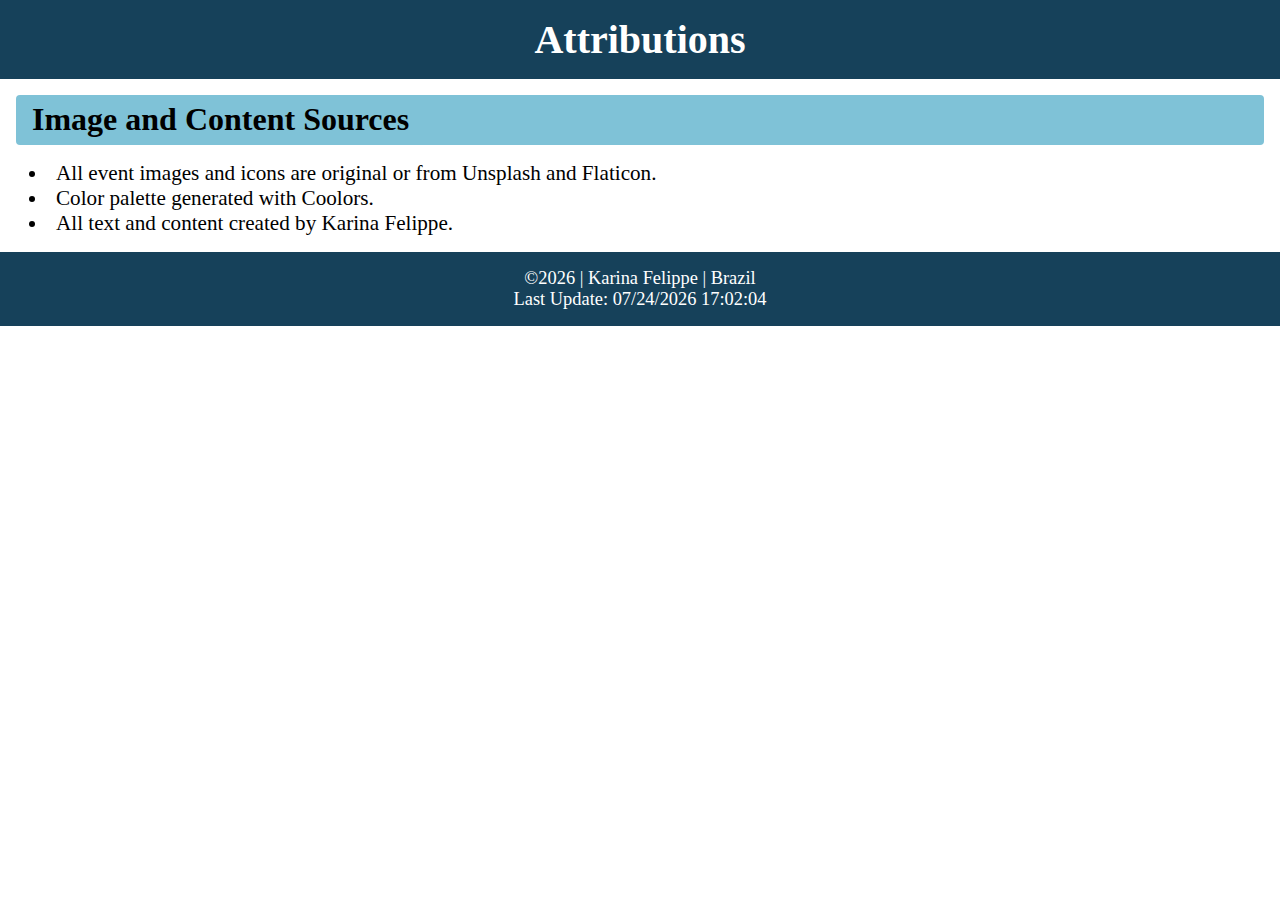
<file: final/attributions.html>
<!DOCTYPE html>
<html lang="en">

<head>
    <meta charset="utf-8">
    <meta name="viewport" content="width=device-width, initial-scale=1">
    <meta name="author" content="Karina Felippe">
    <meta name="description" content="Attributions and sources for Community Events Portal.">
    <title>Attributions | Community Events Portal</title>
    <link rel="icon" href="images/favicon.ico">
    
    <link rel="stylesheet" href="styles/base.css">
    <link rel="stylesheet" href="styles/siteplan.css">
</head>

<body>
    <header>
        <h1>Attributions</h1>
    </header>
    <main>
        <section>
            <h2>Image and Content Sources</h2>
            <ul>
                <li>All event images and icons are original or from <a href="https://unsplash.com/"
                        target="_blank">Unsplash</a> and <a href="https://www.flaticon.com/"
                        target="_blank">Flaticon</a>.</li>
                <li>Color palette generated with <a href="https://coolors.co/" target="_blank">Coolors</a>.</li>
                <li>All text and content created by Karina Felippe.</li>
            </ul>
        </section>
    </main>
    <footer>
        <p>&copy;<span id="currentyear"></span> | Karina Felippe | Brazil</p>
        <p id="lastModified"></p>
    </footer>
    <script src="../scripts/getdates.js" defer></script>
</body>

</html>
</file>
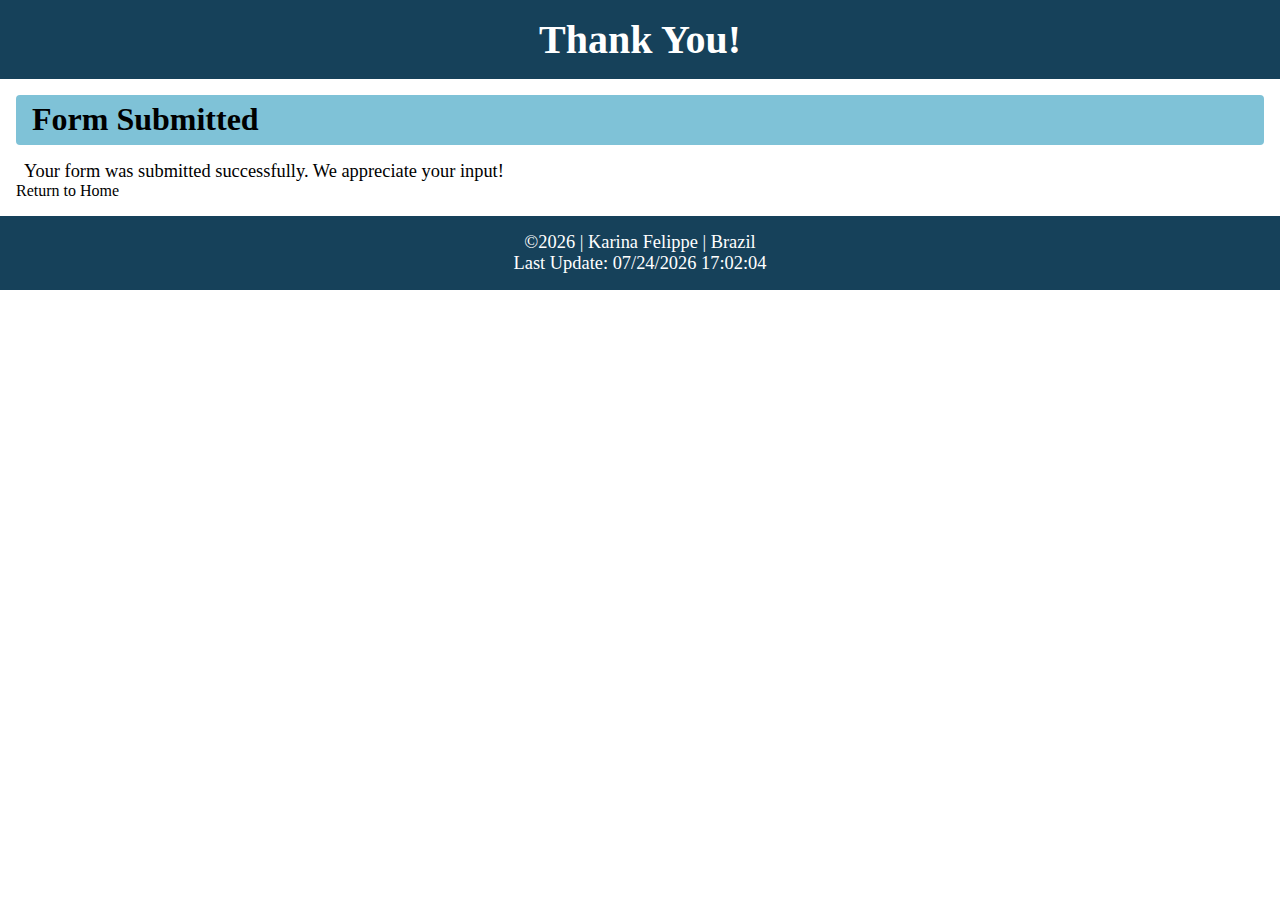
<file: final/form-action.html>
<!DOCTYPE html>
<html lang="en">

<head>
    <meta charset="utf-8">
    <meta name="viewport" content="width=device-width, initial-scale=1">
    <meta name="author" content="Karina Felippe">
    <meta name="description" content="Form submission result for Community Events Portal.">
    <title>Form Submission | Community Events Portal</title>
    <link rel="icon" href="images/favicon.ico">
    
    <link rel="stylesheet" href="styles/base.css">
    <link rel="stylesheet" href="styles/siteplan.css">
</head>

<body>
    <header>
        <h1>Thank You!</h1>
    </header>
    <main>
        <section>
            <h2>Form Submitted</h2>
            <p>Your form was submitted successfully. We appreciate your input!</p>
            <a href="index.html">Return to Home</a>
        </section>
    </main>
    <footer>
        <p>&copy;<span id="currentyear"></span> | Karina Felippe | Brazil</p>
        <p id="lastModified"></p>
    </footer>
    <script src="../scripts/getdates.js" defer></script>
</body>

</html>
</file>
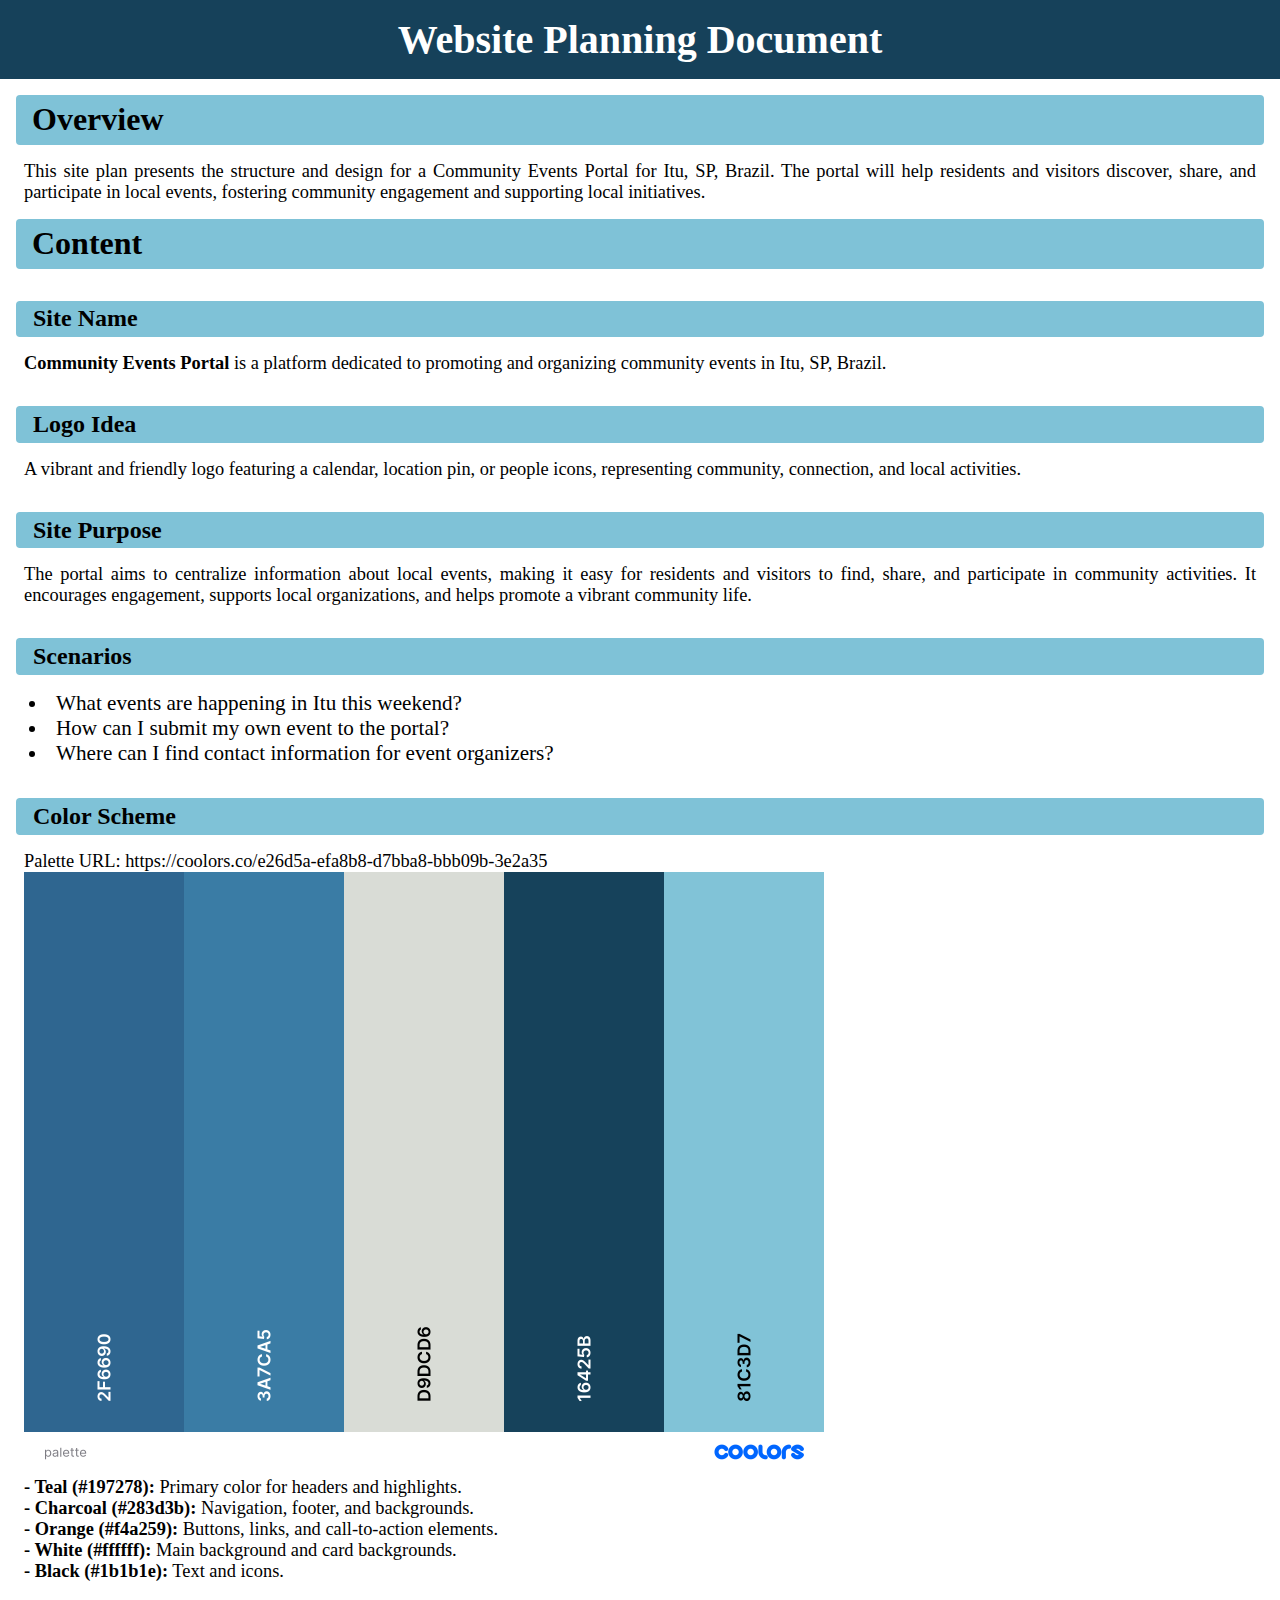
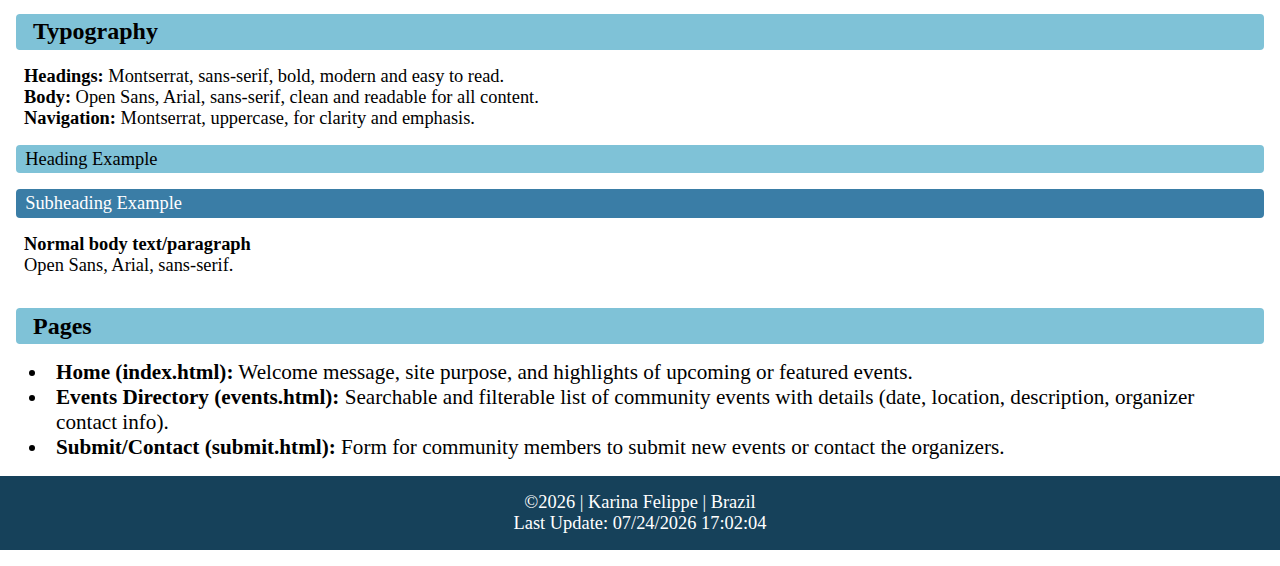
<file: final/siteplan.html>
<!DOCTYPE html>
<html lang="en">

<head>
    <meta charset="utf-8">
    <meta name="viewport" content="width=device-width, initial-scale=1">
    <meta name="author" content="Karina Felippe">
    <meta name="description"
        content="Site plan for the Community Events Portal for Itu, SP, Brazil. This document outlines the purpose, content, color scheme, typography, and wireframes for the project.">

    <meta property="og:title" content="Itu Chamber of Commerce | City of Itu, Sao Paulo - Brazil">
    <meta property="og:description"
        content="Site plan for the Community Events Portal for Itu, SP, Brazil. This document outlines the purpose, content, color scheme, typography, and wireframes for the project. Created by Karina Domingos dos Santos Felippe.">
    <meta property="og:url" content="https://karinafelippe.github.io/wdd231/final/siteplan.html">
    <meta property="og:image" content="https://karinafelippe.github.io/wdd231/images/profile.avif">
    <meta property="og:type" content="website">
    <meta property="og:locale" content="en_US">
    <meta property="og:site_name" content="Itu Chamber of Commerce">

    <link rel="preconnect" href="https://fonts.googleapis.com">
    <link rel="preconnect" href="https://fonts.gstatic.com" crossorigin>
    <link href="https://fonts.googleapis.com/css2?family=Playwrite+IT+Moderna:wght@100..400&display=swap"
        rel="stylesheet">

    <link rel="icon" href="images/favicon.ico">

    <title>Community Events Portal - Site Plan</title>

    <link rel="stylesheet" href="styles/base.css">
    <link rel="stylesheet" href="styles/siteplan.css">
    <script src="../scripts/getdates.js" defer></script>
</head>

<body>
    <header>
        <h1>Website Planning Document</h1>
    </header>
    <main>
        <h2>Overview</h2>
        <p class="justified">
            This site plan presents the structure and design for a Community Events Portal for Itu, SP, Brazil. The
            portal will help residents and visitors discover, share, and participate in local events, fostering
            community engagement and supporting local initiatives.
        </p>

        <h2>Content</h2>
        <h3 class="outlined">Site Name</h3>
        <p>
            <b>Community Events Portal</b> is a platform dedicated to promoting and organizing community events in Itu,
            SP, Brazil.
        </p>

        <h3 class="outlined">Logo Idea</h3>
        <p>
            A vibrant and friendly logo featuring a calendar, location pin, or people icons, representing community,
            connection, and local activities.
        </p>

        <h3 class="outlined">Site Purpose</h3>
        <p class="justified">
            The portal aims to centralize information about local events, making it easy for residents and visitors to
            find, share, and participate in community activities. It encourages engagement, supports local
            organizations, and helps promote a vibrant community life.
        </p>

        <h3 class="outlined">Scenarios</h3>
        <ul>
            <li>What events are happening in Itu this weekend?</li>
            <li>How can I submit my own event to the portal?</li>
            <li>Where can I find contact information for event organizers?</li>
        </ul>

        <h3 class="outlined">Color Scheme</h3>
        <p class="large-img">
            Palette URL: <a href="https://coolors.co/e26d5a-efa8b8-d7bba8-bbb09b-3e2a35"
                target="_blank">https://coolors.co/e26d5a-efa8b8-d7bba8-bbb09b-3e2a35</a>
        </p>
        <p>
            <img src="images/palette.png" loading="lazy" alt="Palette color demonstration"
            style="max-width:800px;width:100%;height:auto;">
        </p>
        <p>
            <b>- Teal (#197278):</b> Primary color for headers and highlights.
        </p>
        <p>
            <b>- Charcoal (#283d3b):</b> Navigation, footer, and backgrounds.
        </p>
        <p>
            <b>- Orange (#f4a259):</b> Buttons, links, and call-to-action elements.
        </p>
        <p>
            <b>- White (#ffffff):</b> Main background and card backgrounds.
        </p>
        <p>
            <b>- Black (#1b1b1e):</b> Text and icons.
        </p>

        <h3 class="outlined">Typography</h3>
        <p>
            <b>Headings:</b> Montserrat, sans-serif, bold, modern and easy to read.<br>
            <b>Body:</b> Open Sans, Arial, sans-serif, clean and readable for all content.<br>
            <b>Navigation:</b> Montserrat, uppercase, for clarity and emphasis.
        </p>
        <p class="example1">Heading Example</p>
        <p class="example2">Subheading Example</p>
        <p><b>Normal body text/paragraph</b></p>
        <p>
            Open Sans, Arial, sans-serif.
        </p>

        <h3 class="outlined">Pages</h3>
        <ul>
            <li><b>Home (index.html):</b> Welcome message, site purpose, and highlights of upcoming or featured events.
            </li>
            <li><b>Events Directory (events.html):</b> Searchable and filterable list of community events with details
                (date, location, description, organizer contact info).</li>
            <li><b>Submit/Contact (submit.html):</b> Form for community members to submit new events or contact the
                organizers.</li>
        </ul>
    </main>
    <footer>
        <p>&copy;<span id="currentyear"></span> | Karina Felippe | Brazil</p>
        <p id="lastModified"></p>
    </footer>
</body>

</html>
</file>
<file: styles/base.css>
/*
Author: Karina Felippe
*/
:root {
    --color1: #a9b0ff;
    --color2: #bec4ff;
    --color3: #d4d7ff;
    --color4: #e9ebff;
    --color5: #000;
}

* {
	margin: 0;
	padding: 0;
}

body {
    display: grid;
    height: 100vh;
    grid-template: auto 1fr auto / auto 1fr auto;
    background: var(--color4);
}

header {
    grid-column: 1 / 4;
    background: var(--color2);
}

header div {
    display: flex;
    justify-content: space-around;
    align-items: center;
    padding: 1rem;
}

header h1{
	text-align: center;
    padding: 1rem;
}

.navigation {
	list-style: none;
	display: flex;
	flex-wrap: wrap;
	background-color: var(--color1);
	align-items: center;
}

.navigation li {
	flex: 1 1 auto;
}

.navigation a {
	display: block;
	padding: 0.75rem;
	text-decoration: none;
	text-align: center;
}

#menu {
    display: none;
}

main {
    padding: 1rem;
    display: grid;
    gap: 1rem;
    grid-template-columns: 3fr 2fr;
}

main h1 {
    text-align: center;
    margin: 2rem 0;
    font-size: 3rem;
    grid-column: span 2;
}

main section {
    border: 1px solid var(--border-color);
    background-color: var(--color4);
    overflow: hidden;
    border-radius: 10px;
    box-shadow: 0 0 10px rgba(0, 0, 0, 0.2);
}

main section h2 {
    padding: 1rem;
    margin-bottom: 1rem;
    background-color: var(--color1);
    font-size: 1.75rem;
    text-align: center;
}

main .country figure {
    width: 80%;
    margin: 0 auto 1rem;
}

main .country figure img {
    width: 100%;
    height: auto;
    max-width: 700px;
}

main .country figcaption {
    text-align: center;
    margin-top: .5rem;
    font-size: 0.9rem;
}

main .certificates {
    grid-column: span 2;
}

main .certificates .buttons {
    display: flex;
    justify-content: center;
    flex-wrap: wrap;
    align-items: center;
    padding: 1rem;
    gap: 1rem;
}

main .certificates .buttons button {
    color: var(--color4);
    background-color: var(--color5);
    border: none;
    padding: 10px 20px;
    font-size: 1rem;
    border-radius: 8px;
    cursor: pointer;
    font-weight: 500;
    transition: background-color 0.3s ease, color 0.3s ease;
}

main .certificates .buttons button.selected {
    border: 3px solid var(--color5);
    background-color: var(--color1);
    color: var(--color5);
}

main .certificates #courses div.completed {
    background-color: var(--color3);
}

main .certificates #courses div {
    display: flex;
    justify-content: space-between;
    align-items: center;
    background-color: var(--color2);
    padding: 1rem;
    font-size: 1rem;
    font-weight: 500;
    border: 3px solid var(--color5);
    margin: 1rem;
    border-radius: 10px;
}

main .certificates .buttons button:hover {
    background-color: var(--color1);
    color: var(--color5);
}

main .certificates > p {
    text-align: right;
    padding: 1rem;
    font-weight: 500;
}

a {
    text-decoration: none;
    color: var(--color5);
    font-weight: bold;
    font-size: 1.2rem;
    transition: color 0.3s ease;
}

a:hover {
    text-decoration: underline;
}

footer {
    grid-column: 1 / 4;
    background: var(--color2);
    padding: 2rem;
    text-align: center;
}

footer p {
    padding: .25rem;
}

.light-color-text{
    color: var(--color5);
}

.playwrite-it-moderna-font {
    font-family: "Playwrite IT Moderna", cursive;
    font-weight: 400;
    font-style: normal;
}
</file>
<file: styles/responsive.css>
@media only screen and (max-width: 43rem) {
    header {
        background: var(--color1);
        padding: 1.5rem;
        display: flex;
        flex-direction: column;
    }

    .header-menu {
        display: flex;
        flex-direction: row;
        justify-content: space-between;
        align-items: center;
    }

    #menu {
        font-size: 2em;
        font-weight: 700;
        color: #000;
        display: block;
    }

    #menu::before {
        content: "≡";
    }

    #menu.show::before {
        content: "X";
    }

    nav ul {
        list-style: none;
        display: flex;
        flex-direction: column;
        margin: 0 auto;
        max-width: 760px;
        overflow: hidden;
    }

    nav a {
        display: block;
        color: var(--color5);
        text-align: center;
        padding: 1rem;
        text-decoration: none;
        font-size: larger;
        transition: 0.5s;
    }

    .active,
    nav a:hover {
        background-color: rgb(0, 100, 0, 0.5);
    }

    nav a:hover {
        text-decoration: underline;
    }

    body {
        font-size: 14px;
    }

    main {
        display: block;
    }

    main section {
        margin-bottom: 1rem;
    }

    nav {
        display: grid;
        grid-template-rows: 0fr;
        transition: grid-template-rows 0.5s ease-out;
    }

    nav.show {
        grid-template-rows: 1fr;
    }
}
</file>
<file: styles/prophets.css>
/* see auto column grid in CSS in the .grid class rule */

body {
    font-family: Roboto, sans-serif;
}

h1 {
    text-align: center;
}

h2 {
    margin: 1rem 0;
    text-shadow: 0 0 30px #111;
}

.key {
    position: absolute;
    top: 5px;
    right: 5px;
    padding: 0.5rem;
    background-color: black;
    color: white;
    display: grid;
    grid-template-columns: 0.8rem 1fr;
    grid-gap: 0.25rem;
}

#keytitle {
    font-size: larger;
    grid-column: 1 / 3;
}

.key>div {
    width: 0.75rem;
    height: 0.75rem;
    border: 1px solid #bbb;
}

.key>p {
    display: inline;
    font-size: 0.75rem;
}

p {
    margin: 0;
}

.grid {
    display: grid;
    grid-gap: 0.5rem;
    grid-template-columns: repeat(auto-fit, minmax(320px, 1fr));
}

section {
    margin: 0.5rem;
    padding: 0.5rem;
    background-color: #eee;
    border: 1px solid rgb(0 0 0 / 10%);
    display: flex;
    flex-direction: column;
    align-items: center;
}

section>p {
    min-height: 60px;
    font-size: smaller;
    text-align: center;
}

img {
    width: auto;
    max-width: 325px;
    box-shadow: 0 0 30px #777;
    height: 200px;
    border: 1px solid #111;
}

li>img {
    width: auto;
    height: 30px;
}

.caption {
    position: absolute;
    top: 1.5rem;
    right: 2rem;
    border: 1px solid #ccc;
    background-color: lightyellow;
    padding: 0.25rem;
    display: grid;
    align-items: center;
    grid-template-columns: 1rem 1fr;
}

.un {
    list-style: none;
}
</file>
<file: chamber/styles/base.css>
:root {
    --color1: #004755;
    --color2: #00aed1;
    --color3: #dddddd;
    --color4: #ffffff;
    --color5: #000000;
    --color6: #8f8f8f;
    --color7: #3f3f3f;
}

.header-container {
    display: flex;
    justify-content: space-between;
    align-items: center;
    padding: 1rem 5vw;
    background: var(--color2);
}

.logo-title {
    display: flex;
    align-items: center;
    gap: 1rem;
}

.logo-img {
    width: 48px;
    height: 48px;
    object-fit: contain;
}

.title-box {
    display: flex;
    flex-direction: column;
    align-items: flex-start;
}

.itu-title {
    font-size: 2.2rem;
    font-weight: bold;
    line-height: 1;
    color: var(--color5);
}

.chamber-subtitle {
    font-size: 0.85rem;
    color: var(--color5);
    letter-spacing: 0.1em;
    text-transform: lowercase;
    margin-top: 0.1em;
}

.main-nav {
    display: flex;
    align-items: center;
    gap: 1rem;
}

.nav-list {
    display: flex;
    gap: .3rem;
    list-style: none;
    margin: 0;
    padding: 0;
}

.nav-list li a {
    text-decoration: none;
    color: var(--color5);
    font-weight: 500;
    font-size: 1.1rem;
    transition: color 0.2s;
    padding: 0.3rem 0.8rem;
}

.nav-list li a.active {
    border: 2px solid var(--color5);
    background-color: var(--color3);
    border-radius: 10px;
}

.nav-list li a:hover,
.nav-list li a:focus {
    color: var(--color3);
    background-color: var(--color1);
    border-radius: 10px;
}

#menu-toggle {
    background: none;
    border: none;
    font-size: 2rem;
    cursor: pointer;
    color: var(--color5);
    margin-left: 1rem;
}

/* MAIN */

body {
    font-family: Arial, sans-serif;
    background-color: var(--color4);
    color: var(--color5);
}

body.dark-mode {
    background-color: var(--color5);
}

body.dark-mode .page-title {
    color: var(--color4);
}

body.dark-mode .card-title {
    background: var(--color2);
    color: var(--color5);
}

.page-title {
    text-align: left;
    font-size: 2.5rem;
    margin: 1rem;
    color: var(--color5);
}

.card-title {
    background: var(--color1);
    color: var(--color4);
    font-weight: bold;
    font-size: 1.2rem;
    padding: 1rem;
    text-align: left;
}

.visually-hidden {
    position: absolute;
    width: 1px;
    height: 1px;
    padding: 0;
    margin: -1px;
    overflow: hidden;
    clip: rect(0, 0, 0, 0);
    border: 0;
}

/* FOOTER LAYOUT */
footer {
    display: flex;
    flex-wrap: wrap;
    justify-content: center;
    align-items: center;
    background-color: var(--color2);
    color: var(--color5);
    padding: .7rem 5vw;
    margin-top: 1rem;
    text-align: center;
}

.footer-box {
    flex: 1 1 200px;
    margin: 0 0.1rem;
    padding: 0;
    display: flex;
    flex-direction: column;
    justify-content: center;
    align-items: center;
}

.footer-box p {
    margin: 0.1em 0;
    text-align: center;
}

.footer-box.center {
    align-items: center;
    justify-content: center;
    display: flex;
}

.footer-box.center p {
    width: 100%;
    display: flex;
    justify-content: center;
    align-items: center;
    margin: 0;
}

.footer-box.center img {
    display: block;
    margin: 0 0.5rem;
}

.footer-icons {
    display: flex;
    gap: 1rem;
    justify-content: center;
    align-items: center;
}
</file>
<file: chamber/styles/base-small.css>
@media (max-width: 830px) {

    .header-container {
        flex-direction: column;
        align-items: stretch;
        padding: 0.5rem 2vw;
    }

    .logo-title {
        justify-content: flex-start;
        margin-bottom: 0.5rem;
    }

    .main-nav {
        flex-direction: column;
        align-items: center;
        width: 100%;
    }

    .nav-list {
        flex-direction: column;
        gap: 0.5rem;
        width: 100%;
        align-items: center;
        display: none;
        /* Esconde o menu por padrão em telas pequenas */
    }

    .nav-list.active {
        display: flex;
        /* Mostra o menu quando ativo */
    }

    #menu-toggle {
        display: block;
        margin: 0.5rem auto;
    }

    .menu-icon {
        font-size: 2.2rem;
    }

    .hero-img {
        height: 38vw;
        min-height: 160px;
    }

    .main-cards {
        grid-template-columns: 1fr;
        gap: 1rem;
    }

    .card-large,
    .card-small {
        grid-column: 1 / 2;
        min-width: 0;
    }

    .business-cards {
        flex-direction: column;
        gap: 1rem;
        align-items: center;
    }

    .business-card {
        max-width: 98vw;
        min-width: 0;
        width: 100%;
    }

    footer {
        flex-direction: column;
        align-items: center;
        text-align: center;
    }

    .footer-box {
        margin: 0.3rem 0;
        align-items: center;
    }

    .footer-box.center p {
        justify-content: center;
    }
}
</file>
<file: chamber/styles/base-responsive.css>
@media (max-width: 700px) {

    .header-container {
        flex-direction: column;
        align-items: center;
        justify-content: center;
        padding: 0.5rem 2vw;
    }

    .logo-title {
        display: flex;
        align-items: center;
        justify-content: center;
        margin-bottom: 1rem;
    }

    .main-nav {
        display: flex;
        flex-direction: column;
        align-items: center;
        justify-content: center;
        width: 100%;
        position: static;
        margin-bottom: 1rem;
    }

    .nav-list {
        flex-direction: column;
        gap: 0.5rem;
        width: 100%;
        align-items: center;
    }

    #menu-toggle {
        display: block;
        margin: 0.5rem 0;
        align-self: center;
    }

    .hero-img {
        height: 38vw;
        min-height: 160px;
    }

    .main-cards {
        grid-template-columns: 1fr;
        gap: 1rem;
    }

    .card-large,
    .card-small {
        grid-column: 1 / 2;
        min-width: 0;
    }

    .business-cards {
        flex-direction: column;
        gap: 1rem;
        align-items: center;
    }

    .business-card {
        max-width: 98vw;
        min-width: 0;
        width: 100%;
    }

    .business-cards.grid-view {
        grid-template-columns: 1fr;
    }

    footer {
        flex-direction: column;
        align-items: center;
        text-align: center;
    }

    .footer-box {
        margin: 0.3rem 0;
        align-items: center;
    }

    .footer-box.center p {
        justify-content: center;
    }
}

@media (min-width: 700px) and (max-width: 1200px) {
    .main-cards {
        grid-template-columns: 1fr 1fr;
        grid-template-rows: auto auto;
    }

    .card-large {
        grid-row: 1 / 2;
        grid-column: 1 / 3;
    }

    .card-small {
        min-width: 0;
    }

    .business-cards.grid-view {
        grid-template-columns: repeat(2, 1fr);
    }
}
</file>
<file: chamber/styles/discover.css>
.discover-layout {
    display: grid;
    grid-template-areas:
        "sidebar"
        "gallery";
    grid-template-columns: 1fr;
    grid-template-rows: auto 1fr;
    gap: 1rem;
}

.sidebar {
    grid-area: sidebar;
    background: var(--color3);
    padding: 1rem;
    border-radius: 8px;
    margin-bottom: 1rem;
    font-size: 1.1rem;
    text-align: center;
}

.discover-gallery {
    grid-area: gallery;
    display: grid;
    grid-template-columns: 1fr;
    gap: 1.5rem;
}

.card {
    background: var(--color4);
    border: 2px solid var(--color1);
    border-radius: 10px;
    box-shadow: 0 2px 8px rgba(0, 0, 0, 0.08);
    padding: 1rem;
    display: flex;
    flex-direction: column;
    align-items: center;
    transition: box-shadow 0.3s;
}

.card figure {
    margin: 0 0 1rem 0;
    width: 100%;
    max-width: 320px;
    height: 200px;
    overflow: hidden;
    border-radius: 8px;
}

.card img {
    width: 100%;
    height: 100%;
    object-fit: cover;
    transition: transform 0.3s, filter 0.3s;
}

.card h2 {
    margin: 0.5rem 0 0.25rem 0;
    font-size: 1.3rem;
    color: var(--color1);
}

.card address {
    font-style: italic;
    font-size: 0.98rem;
    margin-bottom: 0.5rem;
}

.card p {
    font-size: 1rem;
    margin-bottom: 0.75rem;
}

.card button {
    background: var(--color1);
    color: var(--color4);
    border: none;
    border-radius: 5px;
    padding: 0.5rem 1.2rem;
    font-size: 1rem;
    cursor: pointer;
}

.card button:hover {
    background: var(--color5);
}

@media (hover: hover) and (pointer: fine) {
    .card img:hover {
        transform: scale(1.07) rotate(-2deg);
        filter: brightness(1.1) saturate(1.2);
        box-shadow: 0 4px 16px rgba(0, 0, 0, 0.15);
    }
}

@media (min-width: 641px) {
    .discover-gallery {
        grid-area: gallery;
        grid-template-columns: 1fr;
    }

    .discover-layout {
        grid-template-areas:
            "sidebar sidebar"
            "gallery gallery";
        grid-template-columns: 1fr 1fr;
        grid-template-rows: auto 1fr;
    }

    .sidebar {
        grid-area: sidebar;
        margin-bottom: 0;
        align-self: flex-start;
    }

    .card {
        flex-direction: column;
        align-items: stretch;
        padding: 1.5rem;
        width: 100%;
        max-width: 100%;
        box-sizing: border-box;
    }

    .card h2 {
        width: 100%;
        text-align: left;
        margin-bottom: 1rem;
        font-size: 1.5rem;
    }

    .card figure {
        float: left;
        width: 200px;
        height: 140px;
        margin: 0 1.5rem 0 0;
        max-width: 200px;
        border-radius: 8px;
    }

    .card img {
        width: 100%;
        height: 100%;
        object-fit: cover;
    }

    .card address,
    .card p {
        margin: 0 0 0.5rem 0;
    }

    .card>div.card-content {
        display: flex;
        flex-direction: row;
        align-items: flex-start;
        width: 100%;
    }

    .card .card-info {
        flex: 1;
        display: flex;
        flex-direction: column;
        justify-content: flex-start;
    }

    .card button {
        width: 100%;
        margin-top: 1rem;
        align-self: flex-end;
    }
}

@media (min-width: 1025px) {
    .discover-gallery {
        grid-template-columns: repeat(2, 1fr);
    }
}

@media (max-width: 640px) {
    .discover-layout {
        display: grid;
        grid-template-areas:
            "sidebar"
            "gallery";
        grid-template-columns: 1fr;
        grid-template-rows: auto 1fr;
        justify-items: center;
        align-items: center;
    }

    .sidebar {
        text-align: center;
        justify-self: center;
        align-self: center;
    }

    .discover-gallery {
        grid-template-columns: 1fr;
        justify-items: center;
    }

    .card {
        align-items: center;
        text-align: center;
        width: 100%;
        max-width: 350px;
        margin: 0 auto;
    }

    .card h2,
    .card address,
    .card p,
    .card button {
        width: 100%;
        text-align: center;
    }

    .card-content {
        flex-direction: column !important;
        align-items: center !important;
    }

    .card figure {
        float: none;
        margin: 0 auto 1rem auto;
        width: 100%;
        max-width: 320px;
        height: 200px;
        display: flex;
        justify-content: center;
        align-items: center;
    }

    .card img {
        display: block;
        margin: 0 auto;
        transition: none !important;
        filter: none !important;
        box-shadow: none !important;
    }

    .card img:hover {
        transform: none !important;
        filter: none !important;
        box-shadow: none !important;
    }
}
</file>
<file: chamber/styles/join.css>
.join-section {
    display: flex;
    flex-direction: column;
    align-items: center;
    margin: 2rem auto;
    max-width: 600px;
    border: 2px solid var(--color1);
    background-color: var(--color4);
    border-radius: 1rem;
}

.join-section p {
    text-align: center;
    padding-left: 1rem;
    padding-right: 1rem;
}

.join-form {
    background: var(--color4);
    border-radius: 1rem;
    padding: 2rem 2.5rem;
    display: flex;
    flex-direction: column;
    gap: 1.2rem;
    width: 100%;
    max-width: 500px;
    margin-bottom: 2rem;
}

.join-form label {
    display: flex;
    flex-direction: column;
    font-weight: 500;
    color: var(--color5);
    gap: 0.3rem;
}

.join-form input[type="text"],
.join-form input[type="email"],
.join-form input[type="tel"],
.join-form select,
.join-form textarea {
    padding: 0.7rem 1rem;
    border: 1px solid var(--color1);
    border-radius: 0.5rem;
    font-size: 1rem;
    margin-top: 0.2rem;
    transition: border-color 0.2s;
}

.join-form input:focus,
.join-form select:focus,
.join-form textarea:focus {
    border-color: var(--color1);
    outline: none;
}

.join-form textarea {
    min-height: 80px;
    resize: vertical;
}

.join-form input[type="submit"],
.membership-card button,
.thankyou-card-button {
    background: var(--color1);
    color: var(--color4);
    border: none;
    border-radius: 0.5rem;
    padding: 0.9rem 1.5rem;
    font-size: 1.1rem;
    font-weight: 600;
    cursor: pointer;
    margin-top: 0.5rem;
    box-shadow: 0 2px 8px var(--color7);
}

.join-form input[type="submit"]:hover,
.join-form input[type="submit"]:focus,
.membership-card button:hover,
.membership-card button:focus,
.thankyou-card-button:hover,
.thankyou-card-button:focus {
    background: var(--color3);
    color: var(--color5);
    border: 2px solid var(--color1);
}

.thankyou-card-button {
    text-decoration: none;
}

.membership-cards {
    display: flex;
    flex-direction: column;
    gap: 1.5rem;
    margin: 2rem auto 0 auto;
    max-width: 600px;
}

.membership-card {
    background: var(--color3);
    border-radius: 1rem;
    padding: 1.5rem 1.2rem;
    text-align: center;
    border: 2px solid var(--color7);
}

.membership-card h3 {
    color: var(--color5);
    font-size: 1.2rem;
    font-weight: 700;
    margin-bottom: 0.7rem;
}

dialog {
    border-radius: 1rem;
    border: 1.5px solid var(--color1);
    padding: 2rem 2.5rem;
    max-width: 400px;
    position: relative;
    padding-top: 2.5em;
}

dialog::backdrop {
    backdrop-filter: blur(2px);
}

.dialog .close-dialog {
    position: absolute;
    top: 8px;
    right: 12px;
    background: none;
    border: none;
    font-size: 1.5rem;
    cursor: pointer;
    color: var(--color5);
    z-index: 10;
}

dialog .close-dialog:focus {
    outline: 2px solid var(--color3);
}

.thankyou-section {
    background-color: var(--color4);
    border: 2px solid var(--color1);
    border-radius: 1rem;
    padding: 2.5rem 2rem;
    max-width: 500px;
    margin: 2rem auto;
    text-align: center;
}

.thankyou-section h1 {
    font-size: 1.5rem;
    font-weight: 700;
    margin-bottom: 1rem;
}

.thankyou-info {
    border-radius: 0.7rem;
    padding: 1.2rem 1rem;
    margin: 1.5rem 0;
    text-align: left;
    font-size: 1.05rem;
}
</file>
<file: final/styles/base.css>
:root {
    --lapis-lazuli: hsla(206, 51%, 37%, 1);
    --cerulean: hsla(203, 48%, 44%, 1);
    --platinum: hsla(90, 8%, 85%, 1);
    --indigo-dye: hsla(202, 61%, 22%, 1);
    --sky-blue: hsla(194, 52%, 67%, 1);
    --black: hsla(0, 0%, 0%, 1);
    --white: hsla(0, 0%, 100%, 1);
}

* {
	margin: 0;
	padding: 0;
}

main {
    padding: 0 1rem
}

body {
    background: var(--white);
    color: var(--black);
}

header,
footer {
    background: var(--indigo-dye);
    color: var(--white);
    text-align: center;
    padding: 1em 0.5em;
}

footer {
    margin: 1rem 0 1rem 0;
}

h1 {
    font-size: 2.5em;
    border-radius: 4px;
}

h2 {
    font-size: 2em;
    margin: 1rem 0 1rem 0;
    background: var(--sky-blue);
    padding: 0.2em 0.5em;
    border-radius: 4px;
}

h3 {
    font-size: 1.5em;
    margin: 2rem 0 1rem 0;
    background: var(--sky-blue);
    padding: 0.2em 0.5em;
    border-radius: 4px;
}

h4,
h5,
h6 {
    margin: 2rem 0 1rem 0;
    background: var(--sky-blue);
    padding: 0.2em 0.5em;
    border-radius: 4px;
}

p,
li,
ul {
    font-size: 1.15em;
    padding: 0 .5rem;
}

a {
    color: var(--black);
    text-decoration: none;
    transition: color 0.3s;
}

a:hover {
    text-decoration: underline;
}

.outlined {
    border-left: 5px solid var(--sky-blue);
    padding-left: 0.5em;
    color: var(--black);
}

.large-img img {
    border: 3px solid var(--cerulean);
    border-radius: 8px;
    background: var(--white);
}

#logo {
    background: var(--sky-blue);
    border-radius: 50%;
    border: 4px solid var(--lapis-lazuli);
    padding: 0.5em;
}

.justified {
    text-align: justify;
}
</file>
<file: final/styles/siteplan.css>
.example1 {
    color: var(--black);
    background: var(--sky-blue);
    padding: 0.2em 0.5em;
    border-radius: 4px;
    margin: 1rem 0;
}

.example2 {
    color: var(--white);
    background: var(--cerulean);
    padding: 0.2em 0.5em;
    border-radius: 4px;
    margin: 1rem 0;
}

.large-img img {
    border: 3px solid var(--cerulean);
    border-radius: 8px;
    background: var(--white);
}

#logo {
    background: var(--sky-blue);
    border-radius: 50%;
    border: 4px solid var(--lapis-lazuli);
    padding: 0.5em;
}

.justified {
    text-align: justify;
}

ul {
    padding-left: 1rem;
    margin-left: 1rem;
}
</file>
